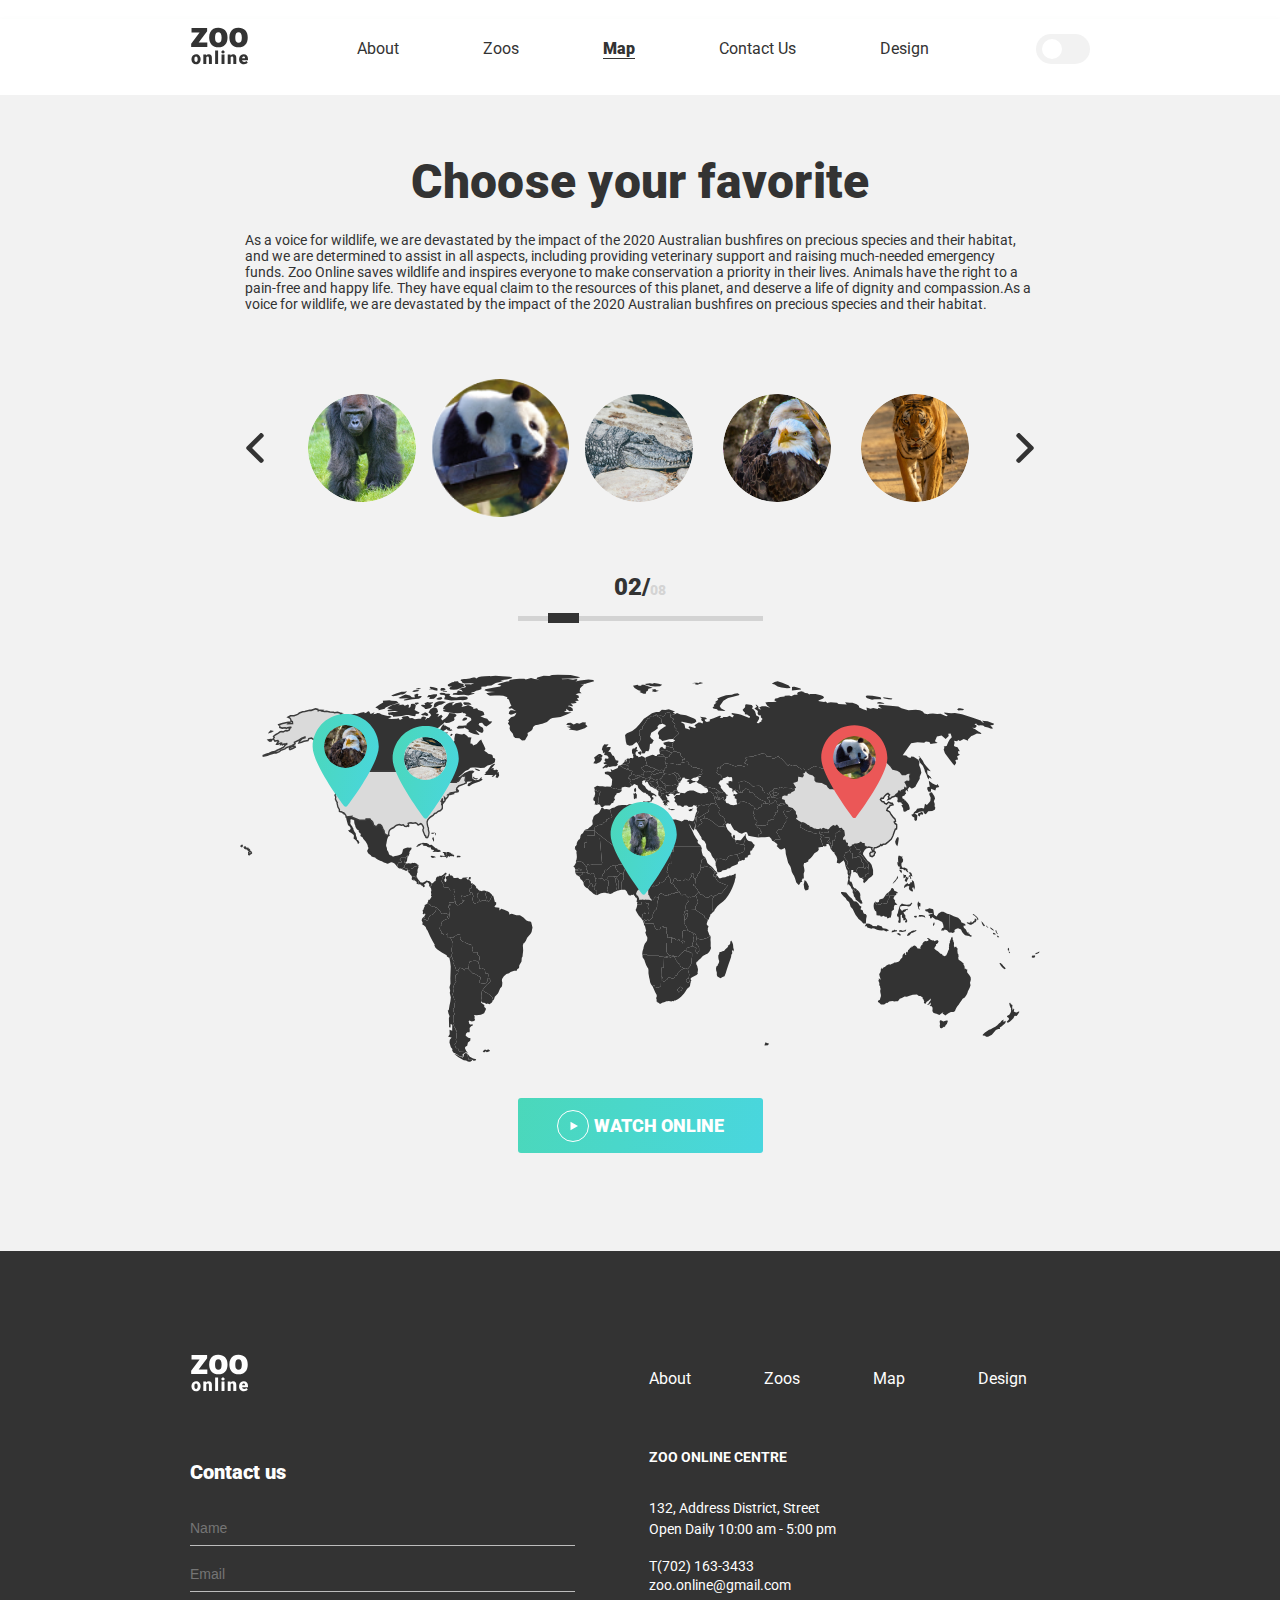
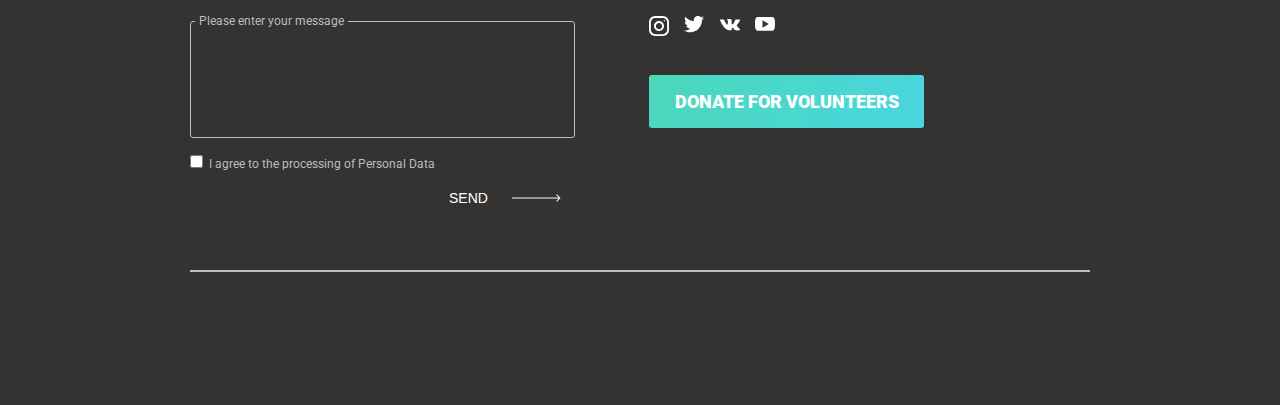
<file: pages/map/map.html>
<!DOCTYPE html>
<html lang="en">

<head>
    <meta charset="UTF-8">
    <meta http-equiv="X-UA-Compatible" content="IE=edge">
    <meta name="viewport" content="width=device-width, initial-scale=1.0">
    <link rel="preconnect" href="https://fonts.gstatic.com" />
    <link href="https://fonts.googleapis.com/css2?family=Roboto&display=swap" rel="stylesheet" />
    <link href="https://fonts.googleapis.com/css2?family=Roboto:wght@900&display=swap" rel="stylesheet">
    <link rel="stylesheet" href="map.css">
    <title>Online-zoo</title>
</head>

<body>
    <header class="header">
        <div class="container">
            <div class="header-inner">
                <h1 class="visually-hidden">Online Zoo</h1>
                <a href="../../index.html">
                    <img class="header__logo" src="../../assets/icons/logo-black.svg" alt="">
                </a>
                <div class="header__burger">
                    <span></span>
                </div>
                <nav class="header__nav">
                    <ul class="header__list">
                        <li class="nav__item">
                            <a class="nav__link" href="../../index.html">About</a>
                        </li>
                        <li class="nav__item">
                            <a class="nav__link" href="../zoos/panda/panda.html#live_broadcast">Zoos</a>
                        </li>
                        <li class="nav__item">
                            <a class="nav__link nav__link_active" href="map.html">Map</a>
                        </li>
                        <li class="nav__item">
                            <a class="nav__link" href="#contacts">Contact Us</a>
                        </li>
                        <li class="nav__item">
                            <a class="nav__link" href="https://www.figma.com/file/HKt5Nlx0jghQtJp6jW9q8F/zooApp?node-id=0%3A1">Design</a>
                        </li>
                    </ul>
                </nav>
                <div class="header__toggle">
                    <div class="toggle__bg">
                        <div class="toggle__dot"></div>
                    </div>
                </div>
            </div>
        </div>
    </header>
    <main class="main">
        <section class="map">
            <div class="main-container">
                <h3 class="map__title">Choose your favorite</h3>
                <p class="map__text">As a voice for wildlife, we are devastated by the impact of the 2020 Australian bushfires on precious species and their habitat, and we are determined to assist in all aspects, including providing veterinary support and raising much-needed
                    emergency funds. Zoo Online saves wildlife and inspires everyone to make conservation a priority in their lives. Animals have the right to a pain-free and happy life. They have equal claim to the resources of this planet, and deserve
                    a life of dignity and compassion.As a voice for wildlife, we are devastated by the impact of the 2020 Australian bushfires on precious species and their habitat.</p>
                <div class="slider__container">
                    <div class="slider">
                        <img class="slider__arrow prev-prev" src="../../assets/icons/prev-arrow-black.svg" alt="">
                        <div class="gallery">
                            <div class="gallery__inner">
                                <img class="gallery__img" src="../../assets/images/map-gorilla.png" name="gorilla" alt="gorilla">
                                <img class="gallery__img gallery__img_active" src="../../assets/images/map-panda.png" name="panda" alt="panda">
                                <img class="gallery__img" src="../../assets/images/map-alligator.png" name="alligator" alt="alligator">
                                <img class="gallery__img" src="../../assets/images/map-bird.png" name="eagle" alt="bird">
                                <img class="gallery__img" src="../../assets/images/map-tiger.png" name="tiger" alt="tiger">
                                <img class="gallery__img" src="../../assets/images/map-elephant.png" name="elephant" alt="elephant">
                                <img class="gallery__img" src="../../assets/images/map-lion.png" name="lion" alt="lion">
                                <img class="gallery__img" src="../../assets/images/map-zebra.png" name="zebra" alt="zebra">
                            </div>
                        </div>
                        <img class="slider__arrow next-next" src="../..//assets/icons/next-arrow-black.svg" alt="">
                    </div>
                    <form class="form_range main__form_range">
                        <label>
                            <span class="label__text label__text_active">02/</span><span class="label__text">08</span> <br />
                            <input class="range pets_range" type="range" min="0" max="7" value="1" />
                        </label>
                    </form>
                </div>
                <div class="map__container">
                    <div class="map__pin-container map__pin-container__eagle">
                        <a href="../zoos/eagle/eagle.html" class="pin-link">
                            <div class="pin__form" id="eagle">
                                <div class="pin__img pin__img-eagle"></div>
                            </div>
                            <div class="map-tooltip">
                                <div class="map-tooltip__img map-tooltip__img-eagle"></div>
                                <div class="map-tooltip__description">
                                    <h4 class="map-tooltip__title">West End Bald Eagle</h4>
                                    <p class="map-tooltip__text">
                                        <b>Region:</b> on an island near Los Angeles
                                    </p>
                                    <p class="map-tooltip__text">
                                        <b>Population:</b> more than 270 pairs in 2013
                                    </p>
                                </div>
                            </div>
                        </a>
                    </div>
                    <div class="map__pin-container map__pin-container__alligator">
                        <a href="../zoos/alligator/alligator.html" class="pin-link">
                            <div class="pin__form" id="alligator">
                                <div class="pin__img pin__img-alligator"></div>
                            </div>
                            <div class="map-tooltip">
                                <div class="map-tooltip__img map-tooltip__img-alligator"></div>
                                <div class="map-tooltip__description">
                                    <h4 class="map-tooltip__title">Alligator</h4>
                                    <p class="map-tooltip__text">
                                        <b>Region:</b> on an island near Los Angeles
                                    </p>
                                    <p class="map-tooltip__text">
                                        <b>Population:</b> Roughly 1.25 million
                                    </p>
                                </div>
                            </div>
                        </a>
                    </div>
                    <div class="map__pin-container map__pin-container__gorilla">
                        <a href="../zoos/gorilla/gorilla.html" class="pin-link">
                            <div class="pin__form" id="gorilla">
                                <div class="pin__img pin__img-gorilla"></div>
                            </div>
                            <div class="map-tooltip">
                                <div class="map-tooltip__img map-tooltip__img-gorilla"></div>
                                <div class="map-tooltip__description">
                                    <h4 class="map-tooltip__title">GRACE Gorilla</h4>
                                    <p class="map-tooltip__text">
                                        <b>Region:</b> on an island near Los Angeles
                                    </p>
                                    <p class="map-tooltip__text">
                                        <b>Population:</b> Over 100,000 western lowland gorillas
                                    </p>
                                </div>
                            </div>
                        </a>
                    </div>
                    <div class="map__pin-container map__pin-container__panda">
                        <a href="../zoos/panda/panda.html" class="pin-link">
                            <div class="pin__form pin__form-active" id="panda">
                                <div class="pin__img pin__img-panda"></div>
                            </div>
                            <div class="map-tooltip ">
                                <div class="map-tooltip__img map-tooltip__img-panda"></div>
                                <div class="map-tooltip__description ">
                                    <h4 class="map-tooltip__title ">Panda</h4>
                                    <p class="map-tooltip__text">
                                        <b>Region:</b> Temperate forests high in the mountains of southwest China
                                    </p>
                                    <p class="map-tooltip__text">
                                        <b>Population:</b> About 1,590 individuals
                                    </p>
                                </div>
                            </div>
                        </a>
                    </div>
                </div>
                <form class="map__form" action="../zoos/panda/panda.html#live_broadcast" target="_blank">
                    <button class="first-screen__btn map__btn btn">
                     <img src="../../assets/icons/play.svg" alt="" />
                     <span>watch online</span>
                    </button>
                </form>
            </div>
        </section>
    </main>
    <footer class="footer">
        <div class="container">
            <div class="footer__main">
                <div class="footer__container">
                    <div class="footer__callback">
                        <a class="footer__logo" href="../../index.html"><img src="../../assets/icons/logo-white.svg" alt=""></a>
                        <h4 class="callback__title" id="contacts">Contact us</h4>
                        <form class="footer__form">
                            <input class="footer__input" type="text" name="" id="" placeholder="Name" required> <br>
                            <input class="footer__input" type="email" name="" id="" placeholder="Email" required> <br>
                            <fieldset>
                                <legend class="input__text">Please enter your message</legend>
                                <textarea name="" id="" cols="" rows="6" maxlength="280" required></textarea>
                            </fieldset>
                            <input type="checkbox" name="" id="" required>
                            <label class="input__text label__input_checkbox" for="">I agree to the processing of Personal Data</label>
                            <button class="form__btn" type="submit">
                                <p class="footer__text">send</p>
                                <svg width="49" height="8" viewBox="0 0 49 8" fill="none" xmlns="http://www.w3.org/2000/svg">
                                    <path d="M48.3536 4.35355C48.5488 4.15829 48.5488 3.84171 48.3536 3.64645L45.1716 0.464466C44.9763 0.269204 44.6597 0.269204 44.4645 0.464466C44.2692 0.659728 44.2692 0.976311 44.4645 1.17157L47.2929 4L44.4645 6.82843C44.2692 7.02369 44.2692 7.34027 44.4645 7.53553C44.6597 7.7308 44.9763 7.7308 45.1716 7.53553L48.3536 4.35355ZM0 4.5L48 4.5V3.5L0 3.5L0 4.5Z" fill="#FEFEFE"/>
                                </svg>        
                            </button>
                        </form>
                    </div>
                    <div class="footer__contacts">
                        <div class="footer__address">
                            <nav class="footer__nav">
                                <ul class="footer__list">
                                    <li class="footer__list-item">
                                        <a class="item__link" href="../../index.html">About</a>
                                    </li>
                                    <li class="footer__list-item">
                                        <a class="item__link" href="../zoos/panda/panda.html#live_broadcast">Zoos</a>
                                    </li>
                                    <li class="footer__list-item">
                                        <a class="item__link" href="map.html">Map</a>
                                    </li>
                                    <li class="footer__list-item">
                                        <a class="item__link" href="https://www.figma.com/file/HKt5Nlx0jghQtJp6jW9q8F/zooApp?node-id=0%3A1">Design</a>
                                    </li>
                                </ul>
                            </nav>
                            <p class="footer__text contacts__subtitle">ZOO Online Centre</p>
                            <p class="footer__text contacts__text">132, Address District, Street</p>
                            <p class="footer__text contacts__text contacts__open">Open Daily 10:00 am - 5:00 pm</p>
                            <address>
                                <a href="tel:(702) 163-3433">T(702) 163-3433</a> <br>
                                <a href="mailto:zoo.online@gmail.com">zoo.online@gmail.com</a>
                            </address>
                            <ul class="footer__social-list">
                                <li class="social__item">
                                    <a href="https://www.instagram.com/" class="social__link"><img src="../../assets/icons/instagram.svg" alt=""></a>
                                </li>
                                <li class="social__item">
                                    <a href="https://twitter.com/" class="social__link"><img src="../../assets/icons/twitter.svg" alt=""></a>
                                </li>
                                <li class="social__item">
                                    <a href="https://vk.com/" class="social__link"><img src="../../assets/icons/vk.svg" alt=""></a>
                                </li>
                                <li class="social__item">
                                    <a href="https://youtube.com/" class="social__link"><img src="../../assets/icons/youtube.svg" alt=""></a>
                                </li>
                            </ul>
                        </div>
                        <button class="btn footer__btn">donate for volunteers</button>
                    </div>
                </div>
                <hr>
                <div class="copyrights">
                    <p class="copyrights__text">©Noora Sagnayeva</p>
                    <p class="copyrights__text">©RSSchool and ©Yem Digital - 2021</p>
                </div>
            </div>
        </div>
    </footer>
    <script src="./map.js"></script>
</body>

</html>
</file>
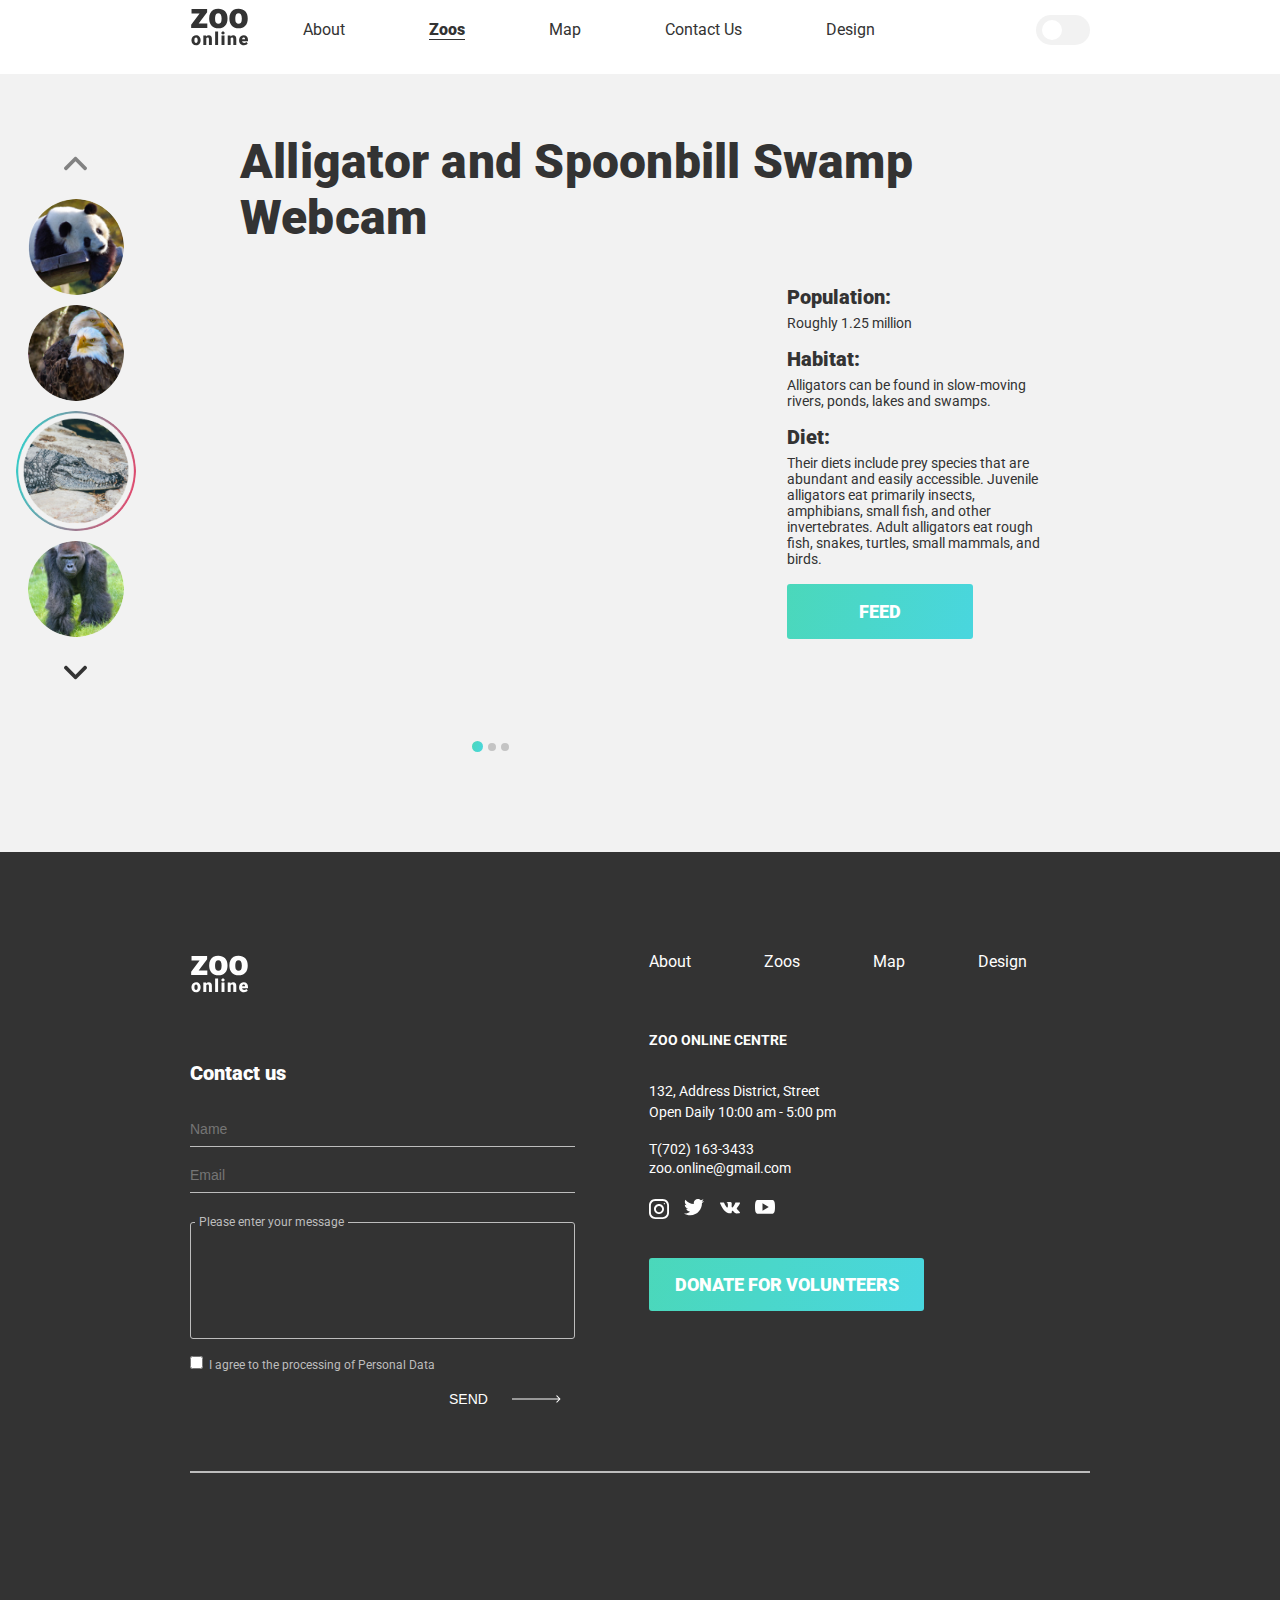
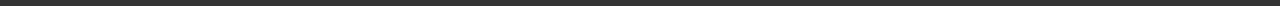
<file: pages/zoos/alligator/alligator.html>
<!DOCTYPE html>
<html lang="en">

<head>
    <meta charset="UTF-8">
    <meta http-equiv="X-UA-Compatible" content="IE=edge">
    <meta name="viewport" content="width=device-width, initial-scale=1.0">
    <link rel="preconnect" href="https://fonts.gstatic.com" />
    <link href="https://fonts.googleapis.com/css2?family=Roboto&display=swap" rel="stylesheet" />
    <link href="https://fonts.googleapis.com/css2?family=Roboto:wght@900&display=swap" rel="stylesheet">
    <link rel="stylesheet" href="alligator.css">
    <title>Online-zoo</title>
</head>

<body>
    <header class="header">
        <div class="container">
            <div class="header-inner">
                <h1 class="visually-hidden">Online Zoo</h1>
                <a href="../../../index.html">
                    <img class="header__logo" src="../../../assets/icons/logo-black.svg" alt="">
                </a>
                <div class="header__burger">
                    <span></span>
                </div>
                <nav class="header__nav">
                    <ul class="header__list">
                        <li class="nav__item">
                            <a class="nav__link" href="../../../index.html">About</a>
                        </li>
                        <li class="nav__item">
                            <a class="nav__link nav__link_active" href="#">Zoos</a>
                        </li>
                        <li class="nav__item">
                            <a class="nav__link" href="../../map/map.html">Map</a>
                        </li>
                        <li class="nav__item">
                            <a class="nav__link" href="#contacts">Contact Us</a>
                        </li>
                        <li class="nav__item">
                            <a class="nav__link" href="https://www.figma.com/file/HKt5Nlx0jghQtJp6jW9q8F/zooApp?node-id=0%3A1">Design</a>
                        </li>
                    </ul>
                </nav>
                <div class="header__toggle">
                    <div class="toggle__bg">
                        <div class="toggle__dot"></div>
                    </div>
                </div>
            </div>
        </div>
    </header>
    <main class="main">
        <aside class="aside">
            <div class="slider">
                <img class="slider__arrow" src="../../../assets/icons/prev-arrow-gray.svg" alt="">
                <div class="gallery">
                    <a href="../panda/panda.html" class="">
                        <img class="gallery__img" src="../../../assets/images/map-panda.png" alt="panda" width="108" height="108">
                    </a>
                    <a href="../eagle/eagle.html" class="">
                        <img class="gallery__img" src="../../../assets/images/map-bird.png" alt="bird">
                    </a>
                    <a href="../alligator/alligator.html" class="">
                        <img class="gallery__img gallery__img_active" src="../../../assets/images/alligator-active.png" alt="alligator">
                    </a>
                    <a href="../gorilla/gorilla.html" class="">
                        <img class="gallery__img" src="../../../assets/images/map-gorilla.png" alt="gorilla">
                    </a>
                </div>
                <img class="slider__arrow" src="../../../assets/icons/next-arrow-black.svg" alt="">
            </div>
        </aside>
        <section class="zoo">
            <div class="main-container">
                <h3 class="zoo__title" id="live_broadcast">Alligator and Spoonbill Swamp Webcam</h3>
                <div class="zoo__container">
                    <div class="zoo__video">
                        <iframe class="main-video" width="790" height="442" src="https://www.youtube.com/embed/EnxRJii_dp8" title="YouTube video player" frameborder="0" allow="accelerometer; autoplay; clipboard-write; encrypted-media; gyroscope; picture-in-picture" allowfullscreen></iframe>
                        <div class="preview">
                            <div class="iframe__wrapper">
                                <iframe class="video" width="246px" height="138px" src="https://www.youtube.com/embed/RdrTqJY4siY" title="YouTube video player" frameborder="0" allow="accelerometer; autoplay; clipboard-write; encrypted-media; gyroscope; picture-in-picture" allowfullscreen>
                                </iframe>
                                <div class="nonclick"></div>
                            </div>
                            <div class="iframe__wrapper">
                                <iframe class="video" width="246px" height="138px" src="https://www.youtube.com/embed/vNDXzxJNfMU" title="YouTube video player" frameborder="0" allow="accelerometer; autoplay; clipboard-write; encrypted-media; gyroscope; picture-in-picture" allowfullscreen>
                                </iframe>
                                <div class="nonclick"></div>

                            </div>
                            <div class="iframe__wrapper">
                                <iframe class="video" width="246px" height="138px" src="https://www.youtube.com/embed/X5Im4mMFK4A" title="YouTube video player" frameborder="0" allow="accelerometer; autoplay; clipboard-write; encrypted-media; gyroscope; picture-in-picture" allowfullscreen>
                                </iframe>
                                <div class="nonclick"></div>
                            </div>
                            <div class="iframe__wrapper">
                                <iframe class="video" width="246px" height="138px" src="https://www.youtube.com/embed/Kz52DfoeNlM" title="YouTube video player" frameborder="0" allow="accelerometer; autoplay; clipboard-write; encrypted-media; gyroscope; picture-in-picture" allowfullscreen>
                                </iframe>
                                <div class="nonclick"></div>
                            </div>
                            <div class="iframe__wrapper">
                                <iframe class="video" width="246px" height="138px" src="https://www.youtube.com/embed/MiK-4jp5B94" title="YouTube video player" frameborder="0" allow="accelerometer; autoplay; clipboard-write; encrypted-media; gyroscope; picture-in-picture" allowfullscreen>
                                </iframe>
                                <div class="nonclick"></div>
                            </div>
                            <div class="iframe__wrapper">
                                <iframe class="video" width="246px" height="138px" src="https://www.youtube.com/embed/OObOQ2GElhA" title="YouTube video player" frameborder="0" allow="accelerometer; autoplay; clipboard-write; encrypted-media; gyroscope; picture-in-picture" allowfullscreen>
                                </iframe>
                                <div class="nonclick"></div>
                            </div>
                            <div class="iframe__wrapper">
                                <iframe class="video" width="246px" height="138px" src="https://www.youtube.com/embed/Kz52DfoeNlM" title="YouTube video player" frameborder="0" allow="accelerometer; autoplay; clipboard-write; encrypted-media; gyroscope; picture-in-picture" allowfullscreen>
                                </iframe>
                                <div class="nonclick"></div>
                            </div>
                        </div>
                        <div class="preview__btns">
                            <button class="preview__btn preview__btn_active"></button>
                            <button class="preview__btn"></button>
                            <button class="preview__btn"></button>
                        </div>
                    </div>
                    <div class="zoo__description">
                        <h4 class="description__title">Population:</h4>
                        <p class="description__text">Roughly 1.25 million</p>
                        <h4 class="description__title">Habitat:</h4>
                        <p class="description__text">Alligators can be found in slow-moving rivers, ponds, lakes and swamps.</p>
                        <h4 class="description__title">Diet:</h4>
                        <p class="description__text">Their diets include prey species that are abundant and easily accessible. Juvenile alligators eat primarily insects, amphibians, small fish, and other invertebrates. Adult alligators eat rough fish, snakes, turtles, small mammals,
                            and birds.</p>
                        <button class="btn zoo__btn">fEEd</button>
                    </div>
                </div>
            </div>
        </section>
    </main>
    <footer class="footer">
        <div class="container">
            <div class="footer__main">
                <div class="footer__container">
                    <div class="footer__callback">
                        <a class="footer__logo" href="../../../index.html"><img src="../../../assets/icons/logo-white.svg" alt=""></a>
                        <h4 class="callback__title" id="contacts">Contact us</h4>
                        <form class="footer__form">
                            <input class="footer__input" type="text" name="" id="" placeholder="Name" required> <br>
                            <input class="footer__input" type="email" name="" id="" placeholder="Email" required> <br>
                            <fieldset>
                                <legend class="input__text">Please enter your message</legend>
                                <textarea name="" id="" cols="" rows="6" maxlength="280" required></textarea>
                            </fieldset>
                            <input type="checkbox" name="" id="" required>
                            <label class="input__text label__input_checkbox" for="">I agree to the processing of Personal Data</label>
                            <button class="form__btn" type="submit">
                                <p class="footer__text">send</p>
                                <svg width="49" height="8" viewBox="0 0 49 8" fill="none" xmlns="http://www.w3.org/2000/svg">
                                    <path d="M48.3536 4.35355C48.5488 4.15829 48.5488 3.84171 48.3536 3.64645L45.1716 0.464466C44.9763 0.269204 44.6597 0.269204 44.4645 0.464466C44.2692 0.659728 44.2692 0.976311 44.4645 1.17157L47.2929 4L44.4645 6.82843C44.2692 7.02369 44.2692 7.34027 44.4645 7.53553C44.6597 7.7308 44.9763 7.7308 45.1716 7.53553L48.3536 4.35355ZM0 4.5L48 4.5V3.5L0 3.5L0 4.5Z" fill="#FEFEFE"/>
                                </svg>        
                            </button>
                        </form>
                    </div>
                    <div class="footer__contacts">
                        <div class="footer__address">
                            <nav class="foooter__nav">
                                <ul class="footer__list">
                                    <li class="footer__list-item">
                                        <a class="item__link" href="alligator.html">About</a>
                                    </li>
                                    <li class="footer__list-item">
                                        <a class="item__link" href="#live_broadcast">Zoos</a>
                                    </li>
                                    <li class="footer__list-item">
                                        <a class="item__link" href="../../map/map.html">Map</a>
                                    </li>
                                    <li class="footer__list-item">
                                        <a class="item__link" href="https://www.figma.com/file/HKt5Nlx0jghQtJp6jW9q8F/zooApp?node-id=0%3A1">Design</a>
                                    </li>
                                </ul>
                            </nav>
                            <p class="footer__text contacts__subtitle">ZOO Online Centre</p>
                            <p class="footer__text contacts__text">132, Address District, Street</p>
                            <p class="footer__text contacts__text contacts__open">Open Daily 10:00 am - 5:00 pm</p>
                            <address>
                                <a href="tel:(702) 163-3433">T(702) 163-3433</a> <br>
                                <a href="mailto:zoo.online@gmail.com">zoo.online@gmail.com</a>
                            </address>
                            <ul class="footer__social-list">
                                <li class="social__item">
                                    <a href="https://www.instagram.com/" class="social__link"><img src="../../../assets/icons/instagram.svg" alt=""></a>
                                </li>
                                <li class="social__item">
                                    <a href="https://twitter.com/" class="social__link"><img src="../../../assets/icons/twitter.svg" alt=""></a>
                                </li>
                                <li class="social__item">
                                    <a href="https://vk.com/" class="social__link"><img src="../../../assets/icons/vk.svg" alt=""></a>
                                </li>
                                <li class="social__item">
                                    <a href="https://youtube.com/" class="social__link"><img src="../../../assets/icons/youtube.svg" alt=""></a>
                                </li>
                            </ul>
                        </div>
                        <button class="btn footer__btn">donate for volunteers</button>
                    </div>
                </div>
                <hr>
                <div class="copyrights">
                    <p class="copyrights__text">©Noora Sagnayeva</p>
                    <p class="copyrights__text">©RSSchool and ©Yem Digital - 2021</p>
                </div>
            </div>
        </div>
    </footer>
    <script src="../zoo.js"></script>
</body>

</html>
</file>
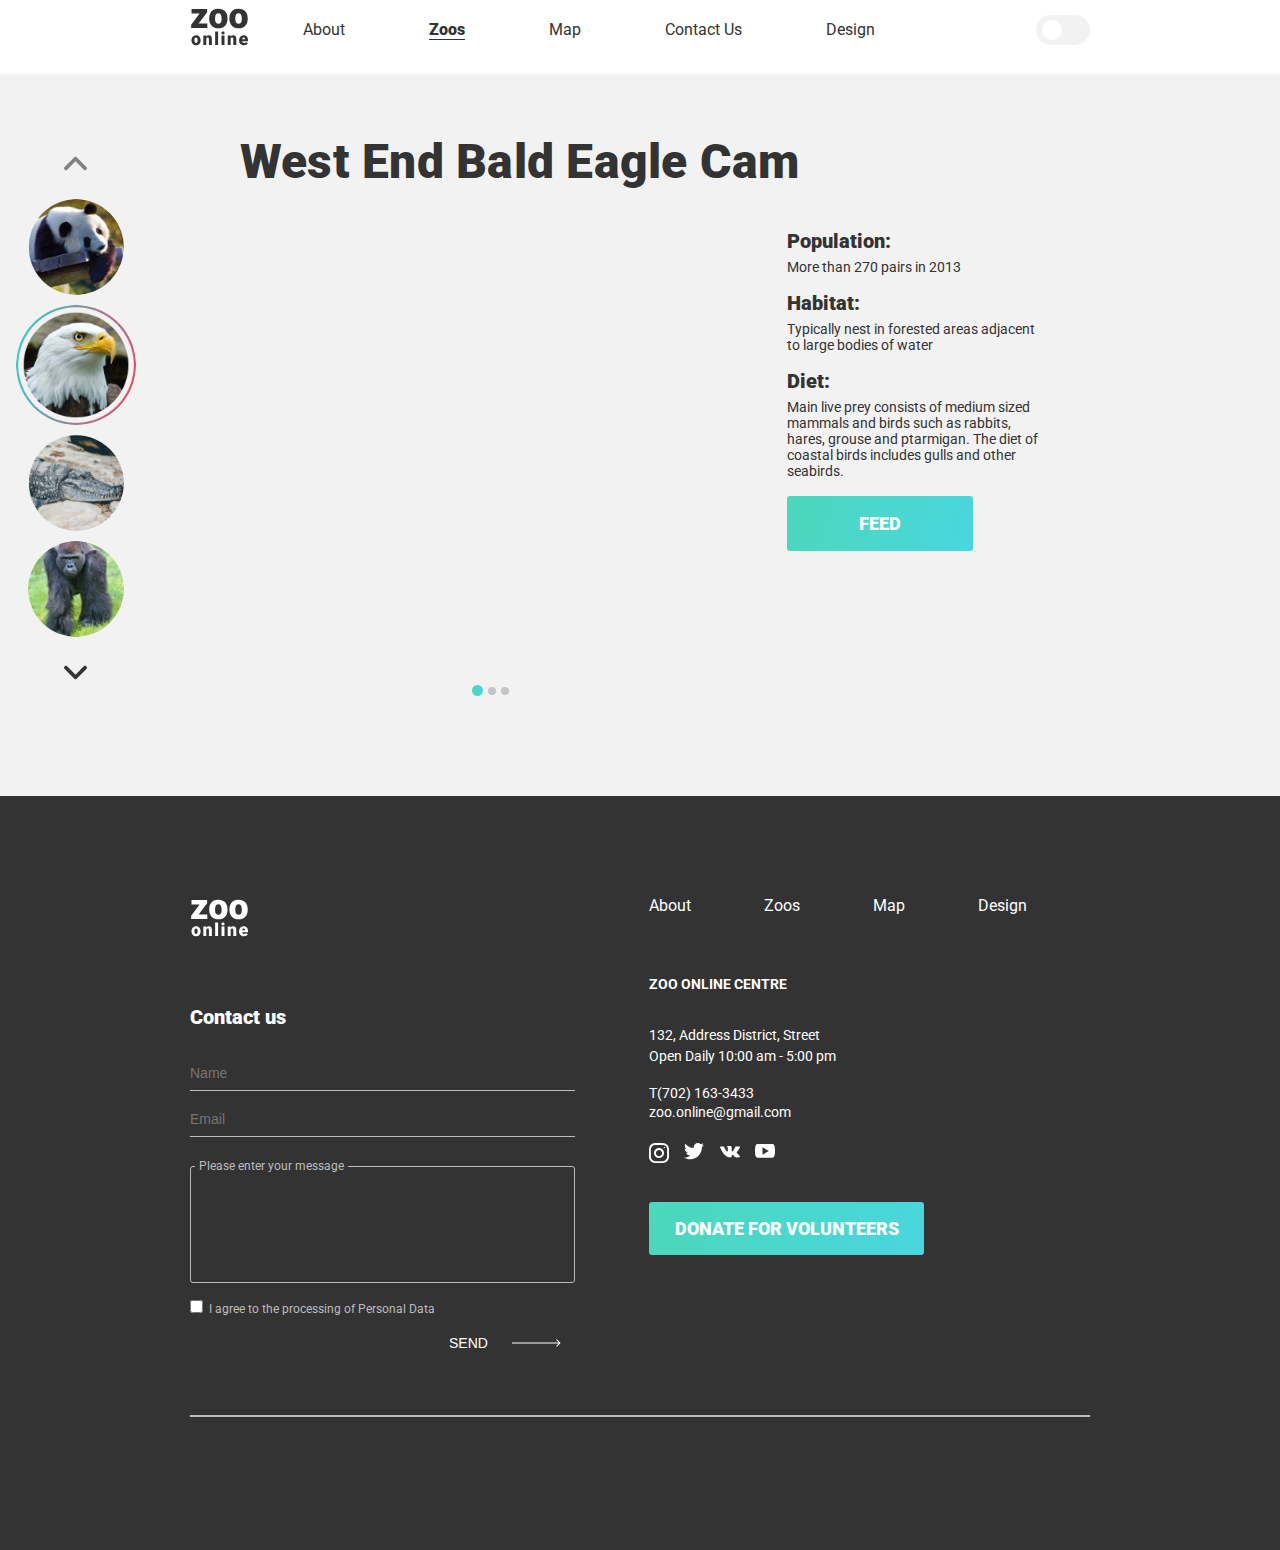
<file: pages/zoos/eagle/eagle.html>
<!DOCTYPE html>
<html lang="en">

<head>
    <meta charset="UTF-8">
    <meta http-equiv="X-UA-Compatible" content="IE=edge">
    <meta name="viewport" content="width=device-width, initial-scale=1.0">
    <link rel="preconnect" href="https://fonts.gstatic.com" />
    <link href="https://fonts.googleapis.com/css2?family=Roboto&display=swap" rel="stylesheet" />
    <link href="https://fonts.googleapis.com/css2?family=Roboto:wght@900&display=swap" rel="stylesheet">
    <link rel="stylesheet" href="eagle.css">
    <title>Online-zoo</title>
</head>

<body>
    <header class="header">
        <div class="container">
            <div class="header-inner">
                <h1 class="visually-hidden">Online Zoo</h1>
                <a href="../../../index.html">
                    <img class="header__logo" src="../../../assets/icons/logo-black.svg" alt="">
                </a>
                <div class="header__burger">
                    <span></span>
                </div>
                <nav class="header__nav">
                    <ul class="header__list">
                        <li class="nav__item">
                            <a class="nav__link" href="../../../index.html">About</a>
                        </li>
                        <li class="nav__item">
                            <a class="nav__link nav__link_active" href="#">Zoos</a>
                        </li>
                        <li class="nav__item">
                            <a class="nav__link" href="../../map/map.html">Map</a>
                        </li>
                        <li class="nav__item">
                            <a class="nav__link" href="#contacts">Contact Us</a>
                        </li>
                        <li class="nav__item">
                            <a class="nav__link" href="https://www.figma.com/file/HKt5Nlx0jghQtJp6jW9q8F/zooApp?node-id=0%3A1">Design</a>
                        </li>
                    </ul>
                </nav>
                <div class="header__toggle">
                    <div class="toggle__bg">
                        <div class="toggle__dot"></div>
                    </div>
                </div>
            </div>
        </div>
    </header>
    <main class="main">
        <aside class="aside">
            <div class="slider">
                <img class="slider__arrow" src="../../../assets/icons/prev-arrow-gray.svg" alt="">
                <div class="gallery">
                    <a href="../panda/panda.html" class="">
                        <img class="gallery__img" src="../../../assets/images/map-panda.png" alt="panda" width="108" height="108">
                    </a>
                    <a href="../eagle/eagle.html" class="">
                        <img class="gallery__img gallery__img_active" src="../../../assets/images/eagle-active.png" alt="bird">
                    </a>
                    <a href="../alligator/alligator.html" class="">
                        <img class="gallery__img" src="../../../assets/images/map-alligator.png" alt="alligator">
                    </a>
                    <a href="../gorilla/gorilla.html" class="">
                        <img class="gallery__img" src="../../../assets/images/map-gorilla.png" alt="gorilla">
                    </a>
                </div>
                <img class="slider__arrow" src="../../../assets/icons/next-arrow-black.svg" alt="">
            </div>
        </aside>
        <section class="zoo">
            <div class="main-container">
                <h3 class="zoo__title" id="live_broadcast">West End Bald Eagle Cam</h3>
                <div class="zoo__container">
                    <div class="zoo__video">
                        <iframe class="main-video" width="790" height="442" src="https://www.youtube.com/embed/7utMaDb1W08" title="YouTube video player" frameborder="0" allow="accelerometer; autoplay; clipboard-write; encrypted-media; gyroscope; picture-in-picture" allowfullscreen></iframe>
                        <div class="preview">
                            <div class="iframe__wrapper">
                                <iframe class="video" width="246px" height="138px" src="https://www.youtube.com/embed/pcJlK9RmPuI" title="YouTube video player" frameborder="0" allow="accelerometer; autoplay; clipboard-write; encrypted-media; gyroscope; picture-in-picture" allowfullscreen>
                                </iframe>
                                <div class="nonclick"></div>
                            </div>
                            <div class="iframe__wrapper">
                                <iframe class="video" width="246px" height="138px" src="https://www.youtube.com/embed/ZiRr57HU5w8" title="YouTube video player" frameborder="0" allow="accelerometer; autoplay; clipboard-write; encrypted-media; gyroscope; picture-in-picture" allowfullscreen>
                                </iframe>
                                <div class="nonclick"></div>

                            </div>
                            <div class="iframe__wrapper">
                                <iframe class="video" width="246px" height="138px" src="https://www.youtube.com/embed/MmVP0dIgG6Y" title="YouTube video player" frameborder="0" allow="accelerometer; autoplay; clipboard-write; encrypted-media; gyroscope; picture-in-picture" allowfullscreen>
                                </iframe>
                                <div class="nonclick"></div>
                            </div>
                            <div class="iframe__wrapper">
                                <iframe class="video" width="246px" height="138px" src="https://www.youtube.com/embed/Kz52DfoeNlM" title="YouTube video player" frameborder="0" allow="accelerometer; autoplay; clipboard-write; encrypted-media; gyroscope; picture-in-picture" allowfullscreen>
                                </iframe>
                                <div class="nonclick"></div>
                            </div>
                            <div class="iframe__wrapper">
                                <iframe class="video" width="246px" height="138px" src="https://www.youtube.com/embed/MiK-4jp5B94" title="YouTube video player" frameborder="0" allow="accelerometer; autoplay; clipboard-write; encrypted-media; gyroscope; picture-in-picture" allowfullscreen>
                                </iframe>
                                <div class="nonclick"></div>
                            </div>
                            <div class="iframe__wrapper">
                                <iframe class="video" width="246px" height="138px" src="https://www.youtube.com/embed/OObOQ2GElhA" title="YouTube video player" frameborder="0" allow="accelerometer; autoplay; clipboard-write; encrypted-media; gyroscope; picture-in-picture" allowfullscreen>
                                </iframe>
                                <div class="nonclick"></div>
                            </div>
                            <div class="iframe__wrapper">
                                <iframe class="video" width="246px" height="138px" src="https://www.youtube.com/embed/Kz52DfoeNlM" title="YouTube video player" frameborder="0" allow="accelerometer; autoplay; clipboard-write; encrypted-media; gyroscope; picture-in-picture" allowfullscreen>
                                </iframe>
                                <div class="nonclick"></div>
                            </div>
                        </div>
                        <div class="preview__btns">
                            <button class="preview__btn preview__btn_active"></button>
                            <button class="preview__btn"></button>
                            <button class="preview__btn"></button>
                        </div>
                    </div>
                    <div class="zoo__description">
                        <h4 class="description__title">Population:</h4>
                        <p class="description__text">More than 270 pairs in 2013</p>
                        <h4 class="description__title">Habitat:</h4>
                        <p class="description__text">Typically nest in forested areas adjacent to large bodies of water</p>
                        <h4 class="description__title">Diet:</h4>
                        <p class="description__text">Main live prey consists of medium sized mammals and birds such as rabbits, hares, grouse and ptarmigan. The diet of coastal birds includes gulls and other seabirds.</p>
                        <button class="btn zoo__btn">fEEd</button>
                    </div>
                </div>
            </div>
        </section>
    </main>
    <footer class="footer">
        <div class="container">
            <div class="footer__main">
                <div class="footer__container">
                    <div class="footer__callback">
                        <a class="footer__logo" href="../../../index.html"><img src="../../../assets/icons/logo-white.svg" alt=""></a>
                        <h4 class="callback__title" id="contacts">Contact us</h4>
                        <form class="footer__form">
                            <input class="footer__input" type="text" name="" id="" placeholder="Name" required> <br>
                            <input class="footer__input" type="email" name="" id="" placeholder="Email" required> <br>
                            <fieldset>
                                <legend class="input__text">Please enter your message</legend>
                                <textarea name="" id="" cols="" rows="6" maxlength="280" required></textarea>
                            </fieldset>
                            <input type="checkbox" name="" id="" required>
                            <label class="input__text label__input_checkbox" for="">I agree to the processing of Personal Data</label>
                            <button class="form__btn" type="submit">
                                <p class="footer__text">send</p>
                                <svg width="49" height="8" viewBox="0 0 49 8" fill="none" xmlns="http://www.w3.org/2000/svg">
                                    <path d="M48.3536 4.35355C48.5488 4.15829 48.5488 3.84171 48.3536 3.64645L45.1716 0.464466C44.9763 0.269204 44.6597 0.269204 44.4645 0.464466C44.2692 0.659728 44.2692 0.976311 44.4645 1.17157L47.2929 4L44.4645 6.82843C44.2692 7.02369 44.2692 7.34027 44.4645 7.53553C44.6597 7.7308 44.9763 7.7308 45.1716 7.53553L48.3536 4.35355ZM0 4.5L48 4.5V3.5L0 3.5L0 4.5Z" fill="#FEFEFE"/>
                                </svg>        
                            </button>
                        </form>
                    </div>
                    <div class="footer__contacts">
                        <div class="footer__address">
                            <nav class="foooter__nav">
                                <ul class="footer__list">
                                    <li class="footer__list-item">
                                        <a class="item__link" href="alligator.html">About</a>
                                    </li>
                                    <li class="footer__list-item">
                                        <a class="item__link" href="#live_broadcast">Zoos</a>
                                    </li>
                                    <li class="footer__list-item">
                                        <a class="item__link" href="../../map/map.html">Map</a>
                                    </li>
                                    <li class="footer__list-item">
                                        <a class="item__link" href="https://www.figma.com/file/HKt5Nlx0jghQtJp6jW9q8F/zooApp?node-id=0%3A1">Design</a>
                                    </li>
                                </ul>
                            </nav>
                            <p class="footer__text contacts__subtitle">ZOO Online Centre</p>
                            <p class="footer__text contacts__text">132, Address District, Street</p>
                            <p class="footer__text contacts__text contacts__open">Open Daily 10:00 am - 5:00 pm</p>
                            <address>
                                <a href="tel:(702) 163-3433">T(702) 163-3433</a> <br>
                                <a href="mailto:zoo.online@gmail.com">zoo.online@gmail.com</a>
                            </address>
                            <ul class="footer__social-list">
                                <li class="social__item">
                                    <a href="https://www.instagram.com/" class="social__link"><img src="../../../assets/icons/instagram.svg" alt=""></a>
                                </li>
                                <li class="social__item">
                                    <a href="https://twitter.com/" class="social__link"><img src="../../../assets/icons/twitter.svg" alt=""></a>
                                </li>
                                <li class="social__item">
                                    <a href="https://vk.com/" class="social__link"><img src="../../../assets/icons/vk.svg" alt=""></a>
                                </li>
                                <li class="social__item">
                                    <a href="https://youtube.com/" class="social__link"><img src="../../../assets/icons/youtube.svg" alt=""></a>
                                </li>
                            </ul>
                        </div>
                        <button class="btn footer__btn">donate for volunteers</button>
                    </div>
                </div>
                <hr>
                <div class="copyrights">
                    <p class="copyrights__text">©Noora Sagnayeva</p>
                    <p class="copyrights__text">©RSSchool and ©Yem Digital - 2021</p>
                </div>
            </div>
        </div>
    </footer>
    <script src="../zoo.js"></script>
</body>

</html>
</file>
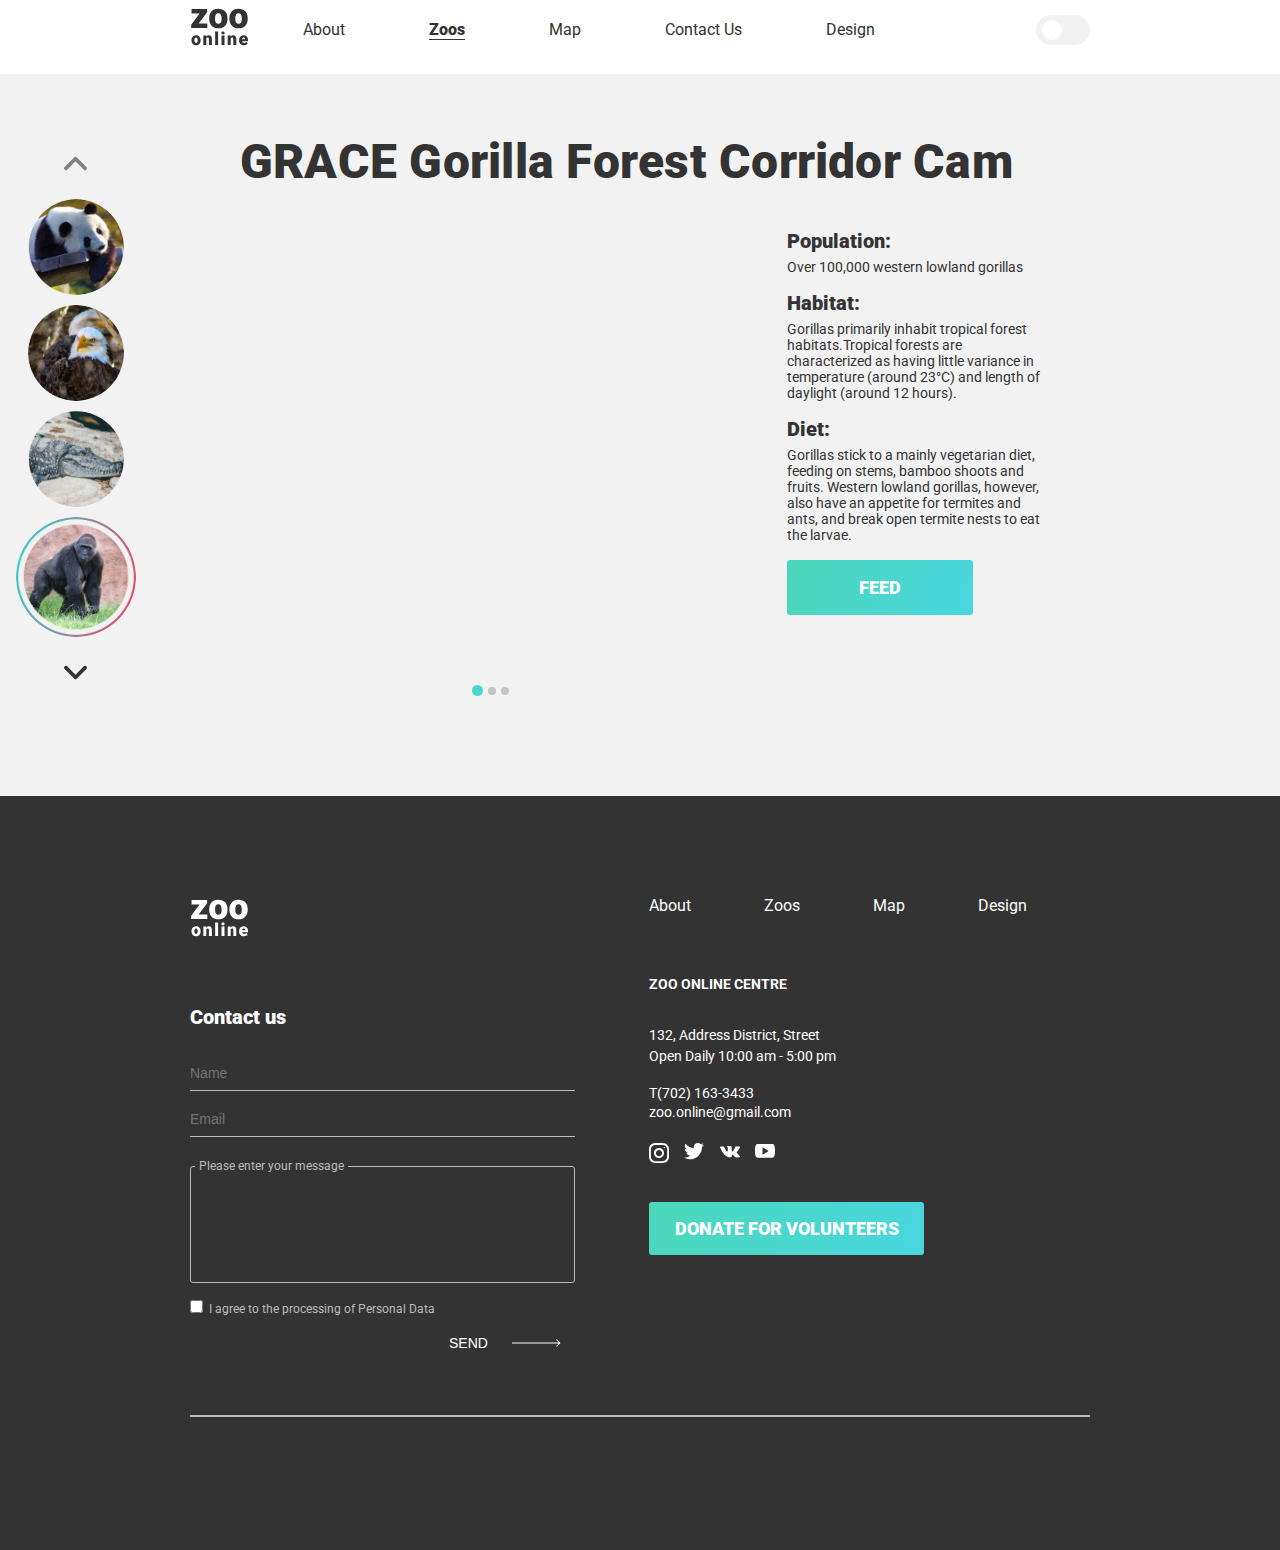
<file: pages/zoos/gorilla/gorilla.html>
<!DOCTYPE html>
<html lang="en">

<head>
    <meta charset="UTF-8">
    <meta http-equiv="X-UA-Compatible" content="IE=edge">
    <meta name="viewport" content="width=device-width, initial-scale=1.0">
    <link rel="preconnect" href="https://fonts.gstatic.com" />
    <link href="https://fonts.googleapis.com/css2?family=Roboto&display=swap" rel="stylesheet" />
    <link href="https://fonts.googleapis.com/css2?family=Roboto:wght@900&display=swap" rel="stylesheet">
    <link rel="stylesheet" href="gorilla.css">
    <title>Online-zoo</title>
</head>

<body>
    <header class="header">
        <div class="container">
            <div class="header-inner">
                <h1 class="visually-hidden">Online Zoo</h1>
                <a href="../../../index.html"><img class="header__logo" src="../../../assets/icons/logo-black.svg" alt=""></a>
                <div class="header__burger">
                    <span></span>
                </div>
                <nav class="header__nav">
                    <ul class="header__list">
                        <li class="nav__item">
                            <a class="nav__link" href="../../../index.html">About</a>
                        </li>
                        <li class="nav__item">
                            <a class="nav__link nav__link_active" href="#">Zoos</a>
                        </li>
                        <li class="nav__item">
                            <a class="nav__link" href="../../map/map.html">Map</a>
                        </li>
                        <li class="nav__item">
                            <a class="nav__link" href="#contacts">Contact Us</a>
                        </li>
                        <li class="nav__item">
                            <a class="nav__link" href="https://www.figma.com/file/HKt5Nlx0jghQtJp6jW9q8F/zooApp?node-id=0%3A1">Design</a>
                        </li>
                    </ul>
                </nav>
                <div class="header__toggle">
                    <div class="toggle__bg">
                        <div class="toggle__dot"></div>
                    </div>
                </div>
            </div>
        </div>
    </header>
    <main class="main">
        <aside class="aside">
            <div class="slider">
                <img class="slider__arrow" src="../../../assets/icons/prev-arrow-gray.svg" alt="">
                <div class="gallery">
                    <a href="../panda/panda.html" class="">
                        <img class="gallery__img" src="../../../assets/images/map-panda.png" alt="panda" width="108" height="108">
                    </a>
                    <a href="../eagle/eagle.html" class="">
                        <img class="gallery__img" src="../../../assets/images/map-bird.png" alt="bird">
                    </a>
                    <a href="../alligator/alligator.html" class="">
                        <img class="gallery__img" src="../../../assets/images/map-alligator.png" alt="alligator">
                    </a>
                    <a href="../gorilla/gorilla.html" class="">
                        <img class="gallery__img gallery__img_active" src="../../../assets/images/gorilla-active.png" alt="gorilla">
                    </a>
                </div>
                <img class="slider__arrow" src="../../../assets/icons/next-arrow-black.svg" alt="">
            </div>
        </aside>
        <section class="zoo">
            <div class="main-container">
                <h3 class="zoo__title" id="live_broadcast">GRACE Gorilla Forest Corridor Cam</h3>
                <div class="zoo__container">
                    <div class="zoo__video">
                        <iframe class="main-video" width="790" height="442" src="https://www.youtube.com/embed/rgXWDk7rh4w" title="YouTube video player" frameborder="0" allow="accelerometer; autoplay; clipboard-write; encrypted-media; gyroscope; picture-in-picture" allowfullscreen></iframe>
                        <div class="preview">
                            <div class="preview">
                                <div class="iframe__wrapper">
                                    <iframe class="video" width="246px" height="138px" src="https://www.youtube.com/embed/awPNvzBMT74" title="YouTube video player" frameborder="0" allow="accelerometer; autoplay; clipboard-write; encrypted-media; gyroscope; picture-in-picture" allowfullscreen>
                                    </iframe>
                                    <div class="nonclick"></div>
                                </div>
                                <div class="iframe__wrapper">
                                    <iframe class="video" width="246px" height="138px" src="https://www.youtube.com/embed/x2H7zcqjplc" title="YouTube video player" frameborder="0" allow="accelerometer; autoplay; clipboard-write; encrypted-media; gyroscope; picture-in-picture" allowfullscreen>
                                    </iframe>
                                    <div class="nonclick"></div>

                                </div>
                                <div class="iframe__wrapper">
                                    <iframe class="video" width="246px" height="138px" src="https://www.youtube.com/embed/6yB51vdkZAE" title="YouTube video player" frameborder="0" allow="accelerometer; autoplay; clipboard-write; encrypted-media; gyroscope; picture-in-picture" allowfullscreen>
                                    </iframe>
                                    <div class="nonclick"></div>
                                </div>
                                <div class="iframe__wrapper">
                                    <iframe class="video" width="246px" height="138px" src="https://www.youtube.com/embed/Kz52DfoeNlM" title="YouTube video player" frameborder="0" allow="accelerometer; autoplay; clipboard-write; encrypted-media; gyroscope; picture-in-picture" allowfullscreen>
                                    </iframe>
                                    <div class="nonclick"></div>
                                </div>
                                <div class="iframe__wrapper">
                                    <iframe class="video" width="246px" height="138px" src="https://www.youtube.com/embed/MiK-4jp5B94" title="YouTube video player" frameborder="0" allow="accelerometer; autoplay; clipboard-write; encrypted-media; gyroscope; picture-in-picture" allowfullscreen>
                                    </iframe>
                                    <div class="nonclick"></div>
                                </div>
                                <div class="iframe__wrapper">
                                    <iframe class="video" width="246px" height="138px" src="https://www.youtube.com/embed/OObOQ2GElhA" title="YouTube video player" frameborder="0" allow="accelerometer; autoplay; clipboard-write; encrypted-media; gyroscope; picture-in-picture" allowfullscreen>
                                    </iframe>
                                    <div class="nonclick"></div>
                                </div>
                                <div class="iframe__wrapper">
                                    <iframe class="video" width="246px" height="138px" src="https://www.youtube.com/embed/Kz52DfoeNlM" title="YouTube video player" frameborder="0" allow="accelerometer; autoplay; clipboard-write; encrypted-media; gyroscope; picture-in-picture" allowfullscreen>
                                    </iframe>
                                    <div class="nonclick"></div>
                                </div>
                            </div>
                        </div>
                        <div class="preview__btns">
                            <button class="preview__btn preview__btn_active"></button>
                            <button class="preview__btn"></button>
                            <button class="preview__btn"></button>
                        </div>
                    </div>
                    <div class="zoo__description">
                        <h4 class="description__title">Population:</h4>
                        <p class="description__text">Over 100,000 western lowland gorillas</p>
                        <h4 class="description__title">Habitat:</h4>
                        <p class="description__text">Gorillas primarily inhabit tropical forest habitats.Tropical forests are characterized as having little variance in temperature (around 23°C) and length of daylight (around 12 hours).</p>
                        <h4 class="description__title">Diet:</h4>
                        <p class="description__text">Gorillas stick to a mainly vegetarian diet, feeding on stems, bamboo shoots and fruits. Western lowland gorillas, however, also have an appetite for termites and ants, and break open termite nests to eat the larvae.</p>
                        <button class="btn zoo__btn">fEEd</button>
                    </div>
                </div>
            </div>
        </section>
    </main>
    <footer class="footer">
        <div class="container">
            <div class="footer__main">
                <div class="footer__container">
                    <div class="footer__callback">
                        <a class="footer__logo" href="../../../index.html"><img src="../../../assets/icons/logo-white.svg" alt=""></a>
                        <h4 class="callback__title" id="contacts">Contact us</h4>
                        <form class="footer__form">
                            <input class="footer__input" type="text" name="" id="" placeholder="Name" required> <br>
                            <input class="footer__input" type="email" name="" id="" placeholder="Email" required> <br>
                            <fieldset>
                                <legend class="input__text">Please enter your message</legend>
                                <textarea name="" id="" cols="" rows="6" maxlength="280" required></textarea>
                            </fieldset>
                            <input type="checkbox" name="" id="" required>
                            <label class="input__text label__input_checkbox" for="">I agree to the processing of Personal Data</label>
                            <button class="form__btn" type="submit">
                                <p class="footer__text">send</p>
                                <svg width="49" height="8" viewBox="0 0 49 8" fill="none" xmlns="http://www.w3.org/2000/svg">
                                    <path d="M48.3536 4.35355C48.5488 4.15829 48.5488 3.84171 48.3536 3.64645L45.1716 0.464466C44.9763 0.269204 44.6597 0.269204 44.4645 0.464466C44.2692 0.659728 44.2692 0.976311 44.4645 1.17157L47.2929 4L44.4645 6.82843C44.2692 7.02369 44.2692 7.34027 44.4645 7.53553C44.6597 7.7308 44.9763 7.7308 45.1716 7.53553L48.3536 4.35355ZM0 4.5L48 4.5V3.5L0 3.5L0 4.5Z" fill="#FEFEFE"/>
                                </svg>        
                            </button>
                        </form>
                    </div>
                    <div class="footer__contacts">
                        <div class="footer__address">
                            <nav class="foooter__nav">
                                <ul class="footer__list">
                                    <li class="footer__list-item">
                                        <a class="item__link" href="alligator.html">About</a>
                                    </li>
                                    <li class="footer__list-item">
                                        <a class="item__link" href="#live_broadcast">Zoos</a>
                                    </li>
                                    <li class="footer__list-item">
                                        <a class="item__link" href="../../map/map.html">Map</a>
                                    </li>
                                    <li class="footer__list-item">
                                        <a class="item__link" href="https://www.figma.com/file/HKt5Nlx0jghQtJp6jW9q8F/zooApp?node-id=0%3A1">Design</a>
                                    </li>
                                </ul>
                            </nav>
                            <p class="footer__text contacts__subtitle">ZOO Online Centre</p>
                            <p class="footer__text contacts__text">132, Address District, Street</p>
                            <p class="footer__text contacts__text contacts__open">Open Daily 10:00 am - 5:00 pm</p>
                            <address>
                                <a href="tel:(702) 163-3433">T(702) 163-3433</a> <br>
                                <a href="mailto:zoo.online@gmail.com">zoo.online@gmail.com</a>
                            </address>
                            <ul class="footer__social-list">
                                <li class="social__item">
                                    <a href="https://www.instagram.com/" class="social__link"><img src="../../../assets/icons/instagram.svg" alt=""></a>
                                </li>
                                <li class="social__item">
                                    <a href="https://twitter.com/" class="social__link"><img src="../../../assets/icons/twitter.svg" alt=""></a>
                                </li>
                                <li class="social__item">
                                    <a href="https://vk.com/" class="social__link"><img src="../../../assets/icons/vk.svg" alt=""></a>
                                </li>
                                <li class="social__item">
                                    <a href="https://youtube.com/" class="social__link"><img src="../../../assets/icons/youtube.svg" alt=""></a>
                                </li>
                            </ul>
                        </div>
                        <button class="btn footer__btn">donate for volunteers</button>
                    </div>
                </div>
                <hr>
                <div class="copyrights">
                    <p class="copyrights__text">©Noora Sagnayeva</p>
                    <p class="copyrights__text">©RSSchool and ©Yem Digital - 2021</p>
                </div>
            </div>
        </div>
    </footer>
    <script src="../zoo.js"></script>

</body>

</html>
</file>
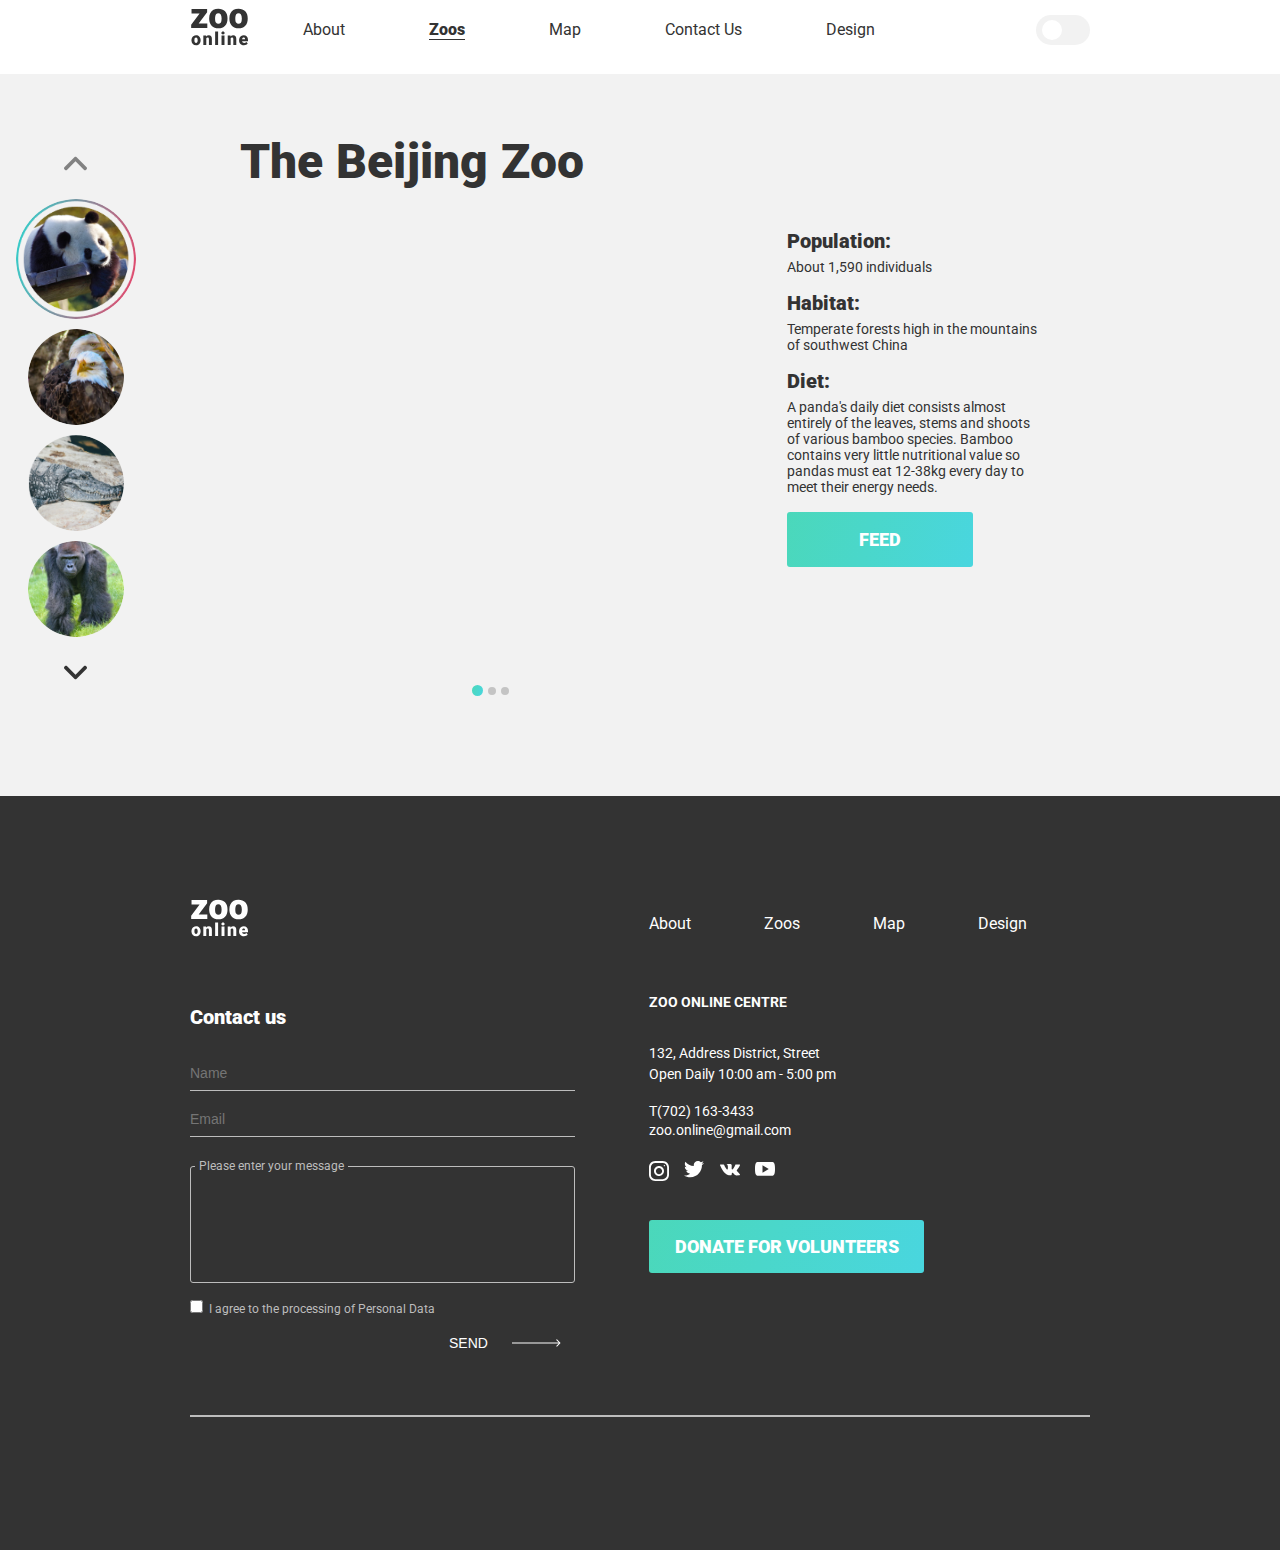
<file: pages/zoos/panda/panda.html>
<!DOCTYPE html>
<html lang="en">

<head>
    <meta charset="UTF-8">
    <meta http-equiv="X-UA-Compatible" content="IE=edge">
    <meta name="viewport" content="width=device-width, initial-scale=1.0">
    <link rel="preconnect" href="https://fonts.gstatic.com" />
    <link href="https://fonts.googleapis.com/css2?family=Roboto&display=swap" rel="stylesheet" />
    <link href="https://fonts.googleapis.com/css2?family=Roboto:wght@900&display=swap" rel="stylesheet">
    <link rel="stylesheet" href="panda.css">
    <title>Online-zoo</title>
</head>

<body>
    <header class="header">
        <div class="container">
            <div class="header-inner">
                <h1 class="visually-hidden">Online Zoo</h1>
                <a href="../../../index.html">
                    <img class="header__logo" src="../../../assets/icons/logo-black.svg" alt="">
                </a>
                <div class="header__burger">
                    <span></span>
                </div>
                <nav class="header__nav">
                    <ul class="header__list">
                        <li class="nav__item">
                            <a class="nav__link" href="../../../index.html">About</a>
                        </li>
                        <li class="nav__item">
                            <a class="nav__link nav__link_active" href="#">Zoos</a>
                        </li>
                        <li class="nav__item">
                            <a class="nav__link" href="../../map/map.html">Map</a>
                        </li>
                        <li class="nav__item">
                            <a class="nav__link" href="#contacts">Contact Us</a>
                        </li>
                        <li class="nav__item">
                            <a class="nav__link" href="https://www.figma.com/file/HKt5Nlx0jghQtJp6jW9q8F/zooApp?node-id=0%3A1">Design</a>
                        </li>
                    </ul>
                </nav>
                <div class="header__toggle">
                    <div class="toggle__bg">
                        <div class="toggle__dot"></div>
                    </div>
                </div>
            </div>
        </div>
    </header>
    <main class="main">
        <aside class="aside">
            <div class="slider">
                <img class="slider__arrow" src="../../../assets/icons/prev-arrow-gray.svg" alt="">
                <div class="gallery">
                    <a href="../panda/panda.html">
                        <img class="gallery__img gallery__img_active" src="../../../assets/images/panda-active.png" alt="panda">
                    </a>
                    <a href="../eagle/eagle.html">
                        <img class="gallery__img" src="../../../assets/images/map-bird.png" alt="bird">
                    </a>
                    <a href="../alligator/alligator.html">
                        <img class="gallery__img" src="../../../assets/images/map-alligator.png" alt="alligator">
                    </a>
                    <a href="../gorilla/gorilla.html">
                        <img class="gallery__img" src="../../../assets/images/map-gorilla.png" alt="gorilla">
                    </a>
                </div>
                <img class="slider__arrow" src="../../../assets/icons/next-arrow-black.svg" alt="">
            </div>
        </aside>
        <section class="zoo">
            <div class="main-container">
                <h3 class="zoo__title" id="live_broadcast">The Beijing Zoo</h3>
                <div class="zoo__container">
                    <div class="zoo__video">
                        <iframe class="main-video" width="790" height="442" src="https://www.youtube.com/embed/D0eqnda8dOk" title="YouTube video player" frameborder="0" allow="accelerometer; autoplay; clipboard-write; encrypted-media; gyroscope; picture-in-picture" allowfullscreen></iframe>
                        <div class="preview">
                            <div class="iframe__wrapper">
                                <iframe class="video" width="246px" height="138px" src="https://www.youtube.com/embed/Kz52DfoeNlM" title="YouTube video player" frameborder="0" allow="accelerometer; autoplay; clipboard-write; encrypted-media; gyroscope; picture-in-picture" allowfullscreen>
                                </iframe>
                                <div class="nonclick"></div>
                            </div>
                            <div class="iframe__wrapper">
                                <iframe class="video" width="246px" height="138px" src="https://www.youtube.com/embed/MiK-4jp5B94" title="YouTube video player" frameborder="0" allow="accelerometer; autoplay; clipboard-write; encrypted-media; gyroscope; picture-in-picture" allowfullscreen>
                                </iframe>
                                <div class="nonclick"></div>

                            </div>
                            <div class="iframe__wrapper">
                                <iframe class="video" width="246px" height="138px" src="https://www.youtube.com/embed/OObOQ2GElhA" title="YouTube video player" frameborder="0" allow="accelerometer; autoplay; clipboard-write; encrypted-media; gyroscope; picture-in-picture" allowfullscreen>
                                </iframe>
                                <div class="nonclick"></div>
                            </div>
                            <div class="iframe__wrapper">
                                <iframe class="video" width="246px" height="138px" src="https://www.youtube.com/embed/Kz52DfoeNlM" title="YouTube video player" frameborder="0" allow="accelerometer; autoplay; clipboard-write; encrypted-media; gyroscope; picture-in-picture" allowfullscreen>
                                </iframe>
                                <div class="nonclick"></div>
                            </div>
                            <div class="iframe__wrapper">
                                <iframe class="video" width="246px" height="138px" src="https://www.youtube.com/embed/MiK-4jp5B94" title="YouTube video player" frameborder="0" allow="accelerometer; autoplay; clipboard-write; encrypted-media; gyroscope; picture-in-picture" allowfullscreen>
                                </iframe>
                                <div class="nonclick"></div>
                            </div>
                            <div class="iframe__wrapper">
                                <iframe class="video" width="246px" height="138px" src="https://www.youtube.com/embed/OObOQ2GElhA" title="YouTube video player" frameborder="0" allow="accelerometer; autoplay; clipboard-write; encrypted-media; gyroscope; picture-in-picture" allowfullscreen>
                                </iframe>
                                <div class="nonclick"></div>
                            </div>
                            <div class="iframe__wrapper">
                                <iframe class="video" width="246px" height="138px" src="https://www.youtube.com/embed/Kz52DfoeNlM" title="YouTube video player" frameborder="0" allow="accelerometer; autoplay; clipboard-write; encrypted-media; gyroscope; picture-in-picture" allowfullscreen>
                                </iframe>
                                <div class="nonclick"></div>
                            </div>
                        </div>
                        <div class="preview__btns">
                            <button class="preview__btn preview__btn_active"></button>
                            <button class="preview__btn"></button>
                            <button class="preview__btn"></button>
                        </div>
                    </div>
                    <div class="zoo__description">
                        <h4 class="description__title">Population:</h4>
                        <p class="description__text">About 1,590 individuals</p>
                        <h4 class="description__title">Habitat:</h4>
                        <p class="description__text">Temperate forests high in the mountains of southwest China</p>
                        <h4 class="description__title">Diet:</h4>
                        <p class="description__text">A panda's daily diet consists almost entirely of the leaves, stems and shoots of various bamboo species. Bamboo contains very little nutritional value so pandas must eat <br class="br-none"> 12-38kg every day to meet their energy
                            needs.
                        </p>
                        <button class="btn zoo__btn">fEEd</button>
                    </div>
                </div>
            </div>
        </section>
    </main>
    <footer class="footer">
        <div class="container">
            <div class="footer__main">
                <div class="footer__container">
                    <div class="footer__callback">
                        <a class="footer__logo" href="../../../index.html"><img src="../../../assets/icons/logo-white.svg" alt=""></a>
                        <h4 class="callback__title" id="contacts">Contact us</h4>
                        <form class="footer__form">
                            <input class="footer__input" type="text" name="" id="" placeholder="Name" required> <br>
                            <input class="footer__input" type="email" name="" id="" placeholder="Email" required> <br>
                            <fieldset>
                                <legend class="input__text">Please enter your message</legend>
                                <textarea name="" id="" cols="" rows="6" maxlength="280" required></textarea>
                            </fieldset>
                            <input type="checkbox" name="" id="" required>
                            <label class="input__text label__input_checkbox" for="">I agree to the processing of Personal Data</label>
                            <button class="form__btn" type="submit">
                                <p class="footer__text">send</p>
                                <svg width="49" height="8" viewBox="0 0 49 8" fill="none" xmlns="http://www.w3.org/2000/svg">
                                    <path d="M48.3536 4.35355C48.5488 4.15829 48.5488 3.84171 48.3536 3.64645L45.1716 0.464466C44.9763 0.269204 44.6597 0.269204 44.4645 0.464466C44.2692 0.659728 44.2692 0.976311 44.4645 1.17157L47.2929 4L44.4645 6.82843C44.2692 7.02369 44.2692 7.34027 44.4645 7.53553C44.6597 7.7308 44.9763 7.7308 45.1716 7.53553L48.3536 4.35355ZM0 4.5L48 4.5V3.5L0 3.5L0 4.5Z" fill="#FEFEFE"/>
                                </svg>        
                            </button>
                        </form>
                    </div>
                    <div class="footer__contacts">
                        <div class="footer__address">
                            <nav class="footer__nav">
                                <ul class="footer__list">
                                    <li class="footer__list-item">
                                        <a class="item__link" href="alligator.html">About</a>
                                    </li>
                                    <li class="footer__list-item">
                                        <a class="item__link" href="#live_broadcast">Zoos</a>
                                    </li>
                                    <li class="footer__list-item">
                                        <a class="item__link" href="../../map/map.html">Map</a>
                                    </li>
                                    <li class="footer__list-item">
                                        <a class="item__link" href="https://www.figma.com/file/HKt5Nlx0jghQtJp6jW9q8F/zooApp?node-id=0%3A1">Design</a>
                                    </li>
                                </ul>
                            </nav>
                            <p class="footer__text contacts__subtitle">ZOO Online Centre</p>
                            <p class="footer__text contacts__text">132, Address District, Street</p>
                            <p class="footer__text contacts__text contacts__open">Open Daily 10:00 am - 5:00 pm</p>
                            <address>
                                <a href="tel:(702) 163-3433">T(702) 163-3433</a> <br>
                                <a href="mailto:zoo.online@gmail.com">zoo.online@gmail.com</a>
                            </address>
                            <ul class="footer__social-list">
                                <li class="social__item">
                                    <a href="https://www.instagram.com/" class="social__link"><img src="../../../assets/icons/instagram.svg" alt=""></a>
                                </li>
                                <li class="social__item">
                                    <a href="https://twitter.com/" class="social__link"><img src="../../../assets/icons/twitter.svg" alt=""></a>
                                </li>
                                <li class="social__item">
                                    <a href="https://vk.com/" class="social__link"><img src="../../../assets/icons/vk.svg" alt=""></a>
                                </li>
                                <li class="social__item">
                                    <a href="https://youtube.com/" class="social__link"><img src="../../../assets/icons/youtube.svg" alt=""></a>
                                </li>
                            </ul>
                        </div>
                        <button class="btn footer__btn">donate for volunteers</button>
                    </div>
                </div>
                <hr>
                <div class="copyrights">
                    <p class="copyrights__text">©Noora Sagnayeva</p>
                    <p class="copyrights__text">©RSSchool and ©Yem Digital - 2021</p>
                </div>
            </div>
        </div>
    </footer>
    <script src="../zoo.js"></script>
</body>

</html>
</file>
<file: pages/map/map.css>
:root {
    --bg-color-white: #ffffff;
    --bg-color-gray: #f2f2f2;
    --text-color-white: #ffffff;
    --text-color: #333333;
    --description-text-color: #4f4f4f;
    --bg-slide-color: #fefefe;
    --poster-bg-color: #fefefe;
    --dot-position: 6px;
    --visibleElements: 4;
}

* {
    box-sizing: border-box;
    margin: 0;
    padding: 0;
}

body {
    max-width: 1920px;
    width: 100%;
    margin: 0 auto;
    font-family: 'Roboto', sans-serif;
    color: var(--text-color);
    background-color: var(--bg-color-white);
}

.container {
    max-width: 1620px;
    width: 100%;
    margin: 0 auto;
}

.main-container {
    max-width: 1200px;
    width: 100%;
    margin: 0 auto;
}

li {
    list-style-type: none;
}

a {
    text-decoration: none;
    color: inherit;
}

h2 {
    font-weight: 900;
    font-size: 89px;
    line-height: 104px;
    color: #fefefe;
    letter-spacing: 0.001em;
}

h3 {
    font-weight: 900;
    font-size: 48px;
    line-height: 56px;
    color: var(--text-color);
    letter-spacing: 0.005em;
}

h4 {
    font-weight: 900;
    font-size: 20px;
    line-height: 23px;
    color: var(--text-color);
}

p {
    font-size: 14px;
    line-height: 16px;
    color: var(--text-color);
    /* color: #4f4f4f; */
}

.btn {
    font-family: 'Roboto', sans-serif;
    font-size: 18px;
    line-height: 21px;
    font-weight: 900;
    color: #ffffff;
    text-transform: uppercase;
    text-align: center;
    background: linear-gradient(106.89deg, #4BD8B5 -14.32%, #49D6DF 100.68%);
    border-radius: 3px;
    border: none;
    width: 245px;
    height: 55px;
}

.btn:hover {
    cursor: pointer;
    opacity: 0.8;
    transform: scale(0.98);
    transition: .3s linear;
}


/* HEADER */

.header {
    background: var(--bg-color-white);
    box-shadow: 0px 4px 8px rgba(44, 101, 77, 0.08);
}

.header-inner {
    margin-top: 19px;
    padding-bottom: 17px;
    display: flex;
    align-items: center;
    justify-content: space-between;
}

.visually-hidden {
    position: absolute;
    clip: rect(0 0 0 0);
    font-size: 1px;
    height: 1px;
    margin: -1px;
}

.header__list {
    width: 572px;
    display: flex;
    justify-content: space-between;
}

.header__burger {
    display: none;
}

.nav__link {
    line-height: 19px;
}

.nav__link:hover {
    font-weight: 900;
    border-bottom: 1px solid var(--text-color);
    transition: 0.3s linear;
}

.nav__link_active {
    font-weight: 900;
    border-bottom: 1px solid var(--text-color);
    cursor: default;
}

.header__btn {
    width: 54px;
    height: 30px;
    background-color: #f2f2f2;
    border-radius: 190px;
    border: none;
}

input[type="range"]:focus {
    outline: none;
}

.header__toggle {
    width: 54px;
}

.toggle__bg {
    background-color: var(--bg-color-gray);
    position: relative;
    width: 54px;
    height: 30px;
    border-radius: 190px;
    cursor: pointer;
}

.toggle__dot {
    width: 20px;
    height: 20px;
    background-color: var(--bg-color-white);
    border-radius: 50%;
    cursor: pointer;
    transition: all .2s;
    position: absolute;
    top: 5px;
    left: var(--dot-position);
}


/* MAP */

.map {
    background-color: var(--bg-color-gray);
}

.map__title {
    text-align: center;
    padding-top: 59px;
    margin-bottom: 22px;
}

.map__text {
    max-width: 790px;
    margin: 0 auto;
}

.map__container {
    position: relative;
    background-image: url(../../assets/images/map-svg.svg);
    background-repeat: no-repeat;
    max-width: 1200px;
    height: 498px;
    margin-top: 78px;
    margin-bottom: 42px;
}

.pin__form {
    position: relative;
    width: 93.36px;
    height: 93.37px;
    background: url(../../assets/icons/pin.svg) no-repeat center;
    transition: .5s;
}

.pin__form-active {
    background: url(../../assets/icons/red-pin.svg) no-repeat center;
}

.pin__img {
    position: absolute;
    width: 43px;
    height: 43px;
    border-radius: 50%;
    top: 11px;
    left: 25px
}

.pin__img-eagle {
    background: url(../../assets/images/map/pin-eagle.png);
}

.pin__img-alligator {
    background: url(../../assets/images/map/pin-alligator.png);
}

.pin__img-gorilla {
    background: url(../../assets/images/map/pin-gorilla.png);
}

.pin__img-panda {
    background: url(../../assets/images/map/pin-panda.png);
}

.map__pin-container {
    position: absolute;
    z-index: 1;
}

.map__pin-container__eagle {
    top: 83px;
    left: 119px;
}

.map__pin-container__alligator {
    top: 103px;
    left: 231px;
}

.map__pin-container__gorilla {
    top: 190px;
    left: 558px;
}

.map__pin-container__panda {
    top: 99px;
    left: 891px;
}

.map-tooltip {
    opacity: 0;
    visibility: hidden;
    -webkit-transition: opacity 0.5s;
    transition: opacity 0.5s;
    position: absolute;
    top: 80%;
    right: 50%;
    display: -ms-grid;
    display: grid;
    -ms-grid-columns: 110px 285px;
    grid-template-columns: 110px 285px;
    width: 436px;
    height: 149px;
    background: var(--bg-color-white);
    -webkit-box-shadow: 2px 4px 15px rgba(6, 12, 70, 0.15);
    box-shadow: 2px 4px 15px rgba(6, 12, 70, 0.15);
    border-radius: 8px;
}

.map-tooltip__img {
    -ms-flex-item-align: center;
    -ms-grid-row-align: center;
    align-self: center;
    justify-self: flex-end;
    width: 65px;
    height: 65px;
    background-size: contain;
    border-radius: 50%;
}

.map-tooltip__img-eagle {
    background: url("../../assets/images/map/tooltips/tooltip-eagle.png") no-repeat;
}

.map-tooltip__img-alligator {
    background: url("../../assets/images/map/tooltips/tooltip-alligator.png") no-repeat;
}

.map-tooltip__img-gorilla {
    background: url("../../assets/images/map/tooltips/tooltip-gorilla.png") no-repeat;
}

.map-tooltip__img-panda {
    background: url("../../assets/images/map/tooltips/tooltip-panda.png") no-repeat;
}

.map-tooltip__description {
    -ms-flex-item-align: center;
    -ms-grid-row-align: center;
    align-self: center;
    -ms-grid-column-align: center;
    justify-self: center;
    width: 255px;
    height: 70px;
    padding-left: 10px;
}

.map__pin-container:hover .pin__form {
    background: url(../../assets/icons/red-pin.svg) no-repeat center;
}

.map__pin-container:hover .map-tooltip {
    visibility: visible;
    opacity: 1;
}

.map__form {
    padding-bottom: 100px;
}

.map__btn {
    margin: 0 auto;
}

.first-screen__btn {
    display: flex;
    align-items: center;
}

.first-screen__btn img {
    margin-left: 39px;
    margin-right: 5px;
}

.pin:hover {
    cursor: pointer;
    transform: scale(0.95);
    transition: .2s linear;
}

.pin_active {}


/* Slider */

.slider {
    display: flex;
    justify-content: space-between;
    align-items: center;
}

.gallery {
    overflow: hidden;
    position: relative;
    width: 1125px;
    height: 160px;
    padding-left: 11px;
}

.gallery__inner {
    height: 100%;
    position: absolute;
    display: -webkit-box;
    display: -webkit-flex;
    display: -ms-flexbox;
    display: flex;
    -webkit-box-pack: start;
    -webkit-justify-content: flex-start;
    -ms-flex-pack: start;
    justify-content: flex-start;
    -webkit-box-align: center;
    -webkit-align-items: center;
    -ms-flex-align: center;
    align-items: center;
    -webkit-transition: .5s all ease;
    -o-transition: .5s all ease;
    transition: .5s all ease;
    top: 0;
}

.slider__container {
    margin-top: 52px;
}

.gallery__img_active {
    transform: scale(calc(138/108));
}

.gallery__img {
    padding: 0 15px;
    border-radius: 50%;
}

.pets_range::-webkit-slider-thumb {
    width: 31px;
    height: 10px;
}

.form_range {
    text-align: center;
    margin-top: 34px;
    margin-bottom: 28px;
}

.label__text {
    font-weight: 900;
    font-size: 14px;
    line-height: 16px;
    color: rgba(189, 189, 189, 0.57);
}

.label__text_active {
    font-size: 24px;
    line-height: 28px;
    color: var(--text-color);
}

.pets_range {
    -webkit-appearance: none;
    width: 245px;
    background: transparent;
}

.pets_range::-webkit-slider-thumb {
    -webkit-appearance: none;
    height: 10px;
    background-color: var(--text-color);
    margin-top: -3px;
}

.pets_range::-webkit-slider-runnable-track {
    background: rgba(189, 189, 189, 0.57);
    height: 5px;
    border-radius: 0px;
    border: none;
    cursor: pointer;
}

input[type="range"]:focus {
    outline: none;
}

.slider__arrow:hover {
    cursor: pointer;
    opacity: .7;
    transform: scale(0.95);
    transition: .2s linear;
}

.gallery__img:hover {
    cursor: pointer;
    transform: scale(calc(138/108));
    transition: .2s linear;
}

.gallery__img_active:hover {
    transform: scale(calc(138/108));
}


/* Footer */

.footer {
    background-color: #333333;
    color: #fefefe;
}

.footer__container {
    padding-top: 100px;
    padding-bottom: 57px;
    display: flex;
}

.footer__main {
    padding-bottom: 67px;
}

.footer__callback {
    width: 51%;
}

.callback__title {
    color: #fefefe;
    margin-top: 52px;
    margin-bottom: 31px;
}

.footer__input {
    width: 385px;
    padding-bottom: 9px;
    margin-bottom: 18px;
    border: none;
    border-bottom: 1px solid #bdbdbd;
    color: #e0e0e0;
    background: transparent;
    font-size: 14px;
    line-height: 16px;
}

fieldset {
    width: 385px;
    height: 124px;
    border: 1px solid #bdbdbd;
    border-radius: 3px;
    margin-top: 4px;
    margin-bottom: 19px;
}

fieldset legend {
    margin: 0 4px;
    padding: 0 4px;
}

textarea {
    background: transparent;
    padding-left: 5px;
    width: 380px;
    height: 105px;
    resize: none;
    border: none;
    outline: none;
    -moz-appearance: none;
    color: #bdbdbd;
}

input[type="checkbox"] {
    background-color: transparent;
    border: 1px solid #bdbdbd;
    margin-left: 2px;
    margin-top: 4px;
    margin-right: 2px;
}

input[type="checkbox"]:disabled {
    background-color: none;
}

.input__text {
    font-size: 12px;
    line-height: 14px;
    color: #bdbdbd;
}

.form__btn {
    width: 112px;
    height: 16px;
    margin-top: 18px;
    margin-left: 259px;
    display: flex;
    justify-content: space-between;
    align-items: center;
    background: transparent;
    border: none;
}

.form__btn:hover {
    cursor: pointer;
}

.footer__text {
    color: #fefefe;
    font-weight: 500;
    text-transform: uppercase;
}

.contacts__subtitle {
    font-weight: bold;
    margin-top: 74px;
    margin-bottom: 35px;
}

.contacts__text {
    font-weight: normal;
    text-transform: none;
}

.contacts__open {
    margin-top: 5px;
}

address {
    font-style: normal;
    margin: 19px 0;
}


/* contacts */

.footer__contacts {
    width: 49%;
    display: flex;
    justify-content: space-between;
}

.footer__nav {
    margin-top: 18px;
}

.footer__list {
    width: 378px;
    display: flex;
    justify-content: space-between;
}

.footer__social-list {
    width: 124px;
    display: flex;
    justify-content: space-between;
}

.footer__btn {
    width: 275px;
    height: 53px;
}

address a {
    font-size: 14px;
    line-height: 16px;
    color: #fefefe;
}

hr {
    border-width: 0.5px;
    border-color: #bdbdbd;
    border-style: solid;
    margin-bottom: 28px;
}

.copyrights__text {
    font-size: 12px;
    line-height: 14px;
    margin-bottom: 5px;
}

.social__item:hover {
    cursor: pointer;
    transform: scale(1.2);
    transition: .2s linear;
}


/* MEDIA */

@media screen and (max-width: 1680px) {
    .container {
        max-width: 900px;
        width: 100%;
    }
    .main-container {
        max-width: 900px;
        width: 100%;
    }
    /* Header */
    .header-inner {
        padding-top: 0px;
    }
    .header-inner a {
        margin-top: 5px;
        height: 54px;
    }
    .gallery {
        max-width: 716px;
    }
    .slider__container {
        margin: 0 auto;
        max-width: 800px;
        margin-top: 56px;
    }
    .form_range {
        margin-top: 45px;
    }
    .range {
        margin-top: 15px;
    }
    /* MAP */
    .map__container {
        margin: 0 auto;
        background-size: 800px 388px;
        margin-top: 49px;
        height: 388px;
        width: 800px;
        margin-bottom: 36px;
    }
    .map__pin-container__eagle {
        top: 40px;
        left: 59px;
    }
    .map__pin-container__alligator {
        top: 52px;
        left: 139px;
    }
    .map__pin-container__gorilla {
        top: 128px;
        left: 357px;
    }
    .map__pin-container__panda {
        top: 51px;
        left: 568px;
    }
    .map__form {
        padding-bottom: 98px;
    }
    /* footer */
    .footer__container {
        margin-bottom: 7px;
    }
    .footer__contacts {
        display: block;
    }
    .footer__address {
        margin-bottom: 35px;
    }
    fieldset {
        margin-bottom: 13px;
    }
    input[type="checkbox"] {
        margin-left: 0;
    }
    .callback__title {
        margin-bottom: 34px;
    }
    .contacts__subtitle {
        margin-top: 61px;
    }
    .footer__social-list {
        width: 126px;
    }
    address {
        margin-bottom: 22px;
    }
}

@media screen and (max-width: 980px) {
    .container {
        max-width: 600px;
        width: 100%;
    }
    .main-container {
        max-width: 600px;
        width: 100%;
        overflow: hidden;
    }
    h2 {
        font-size: 64px;
        line-height: 75px;
    }
    /* Header */
    .header {
        position: fixed;
        top: 0;
        left: 0;
        width: 100%;
        height: 94px;
        background-color: #fff;
        z-index: 100;
    }
    .header__burger {
        display: block;
        position: relative;
        width: 40px;
        height: 21px;
        order: 3;
        margin-top: -7px;
    }
    .header__burger::before,
    .header__burger::after {
        content: "";
        background-color: black;
        position: absolute;
        height: 3px;
    }
    .header__burger::before {
        width: 40px;
        top: 0;
    }
    .header__burger::after {
        width: 33px;
        left: 7px;
        bottom: 0;
    }
    .header__burger span {
        position: absolute;
        background-color: black;
        width: 40px;
        height: 3px;
        top: 9px;
        left: 0;
    }
    .header__nav {
        display: none;
    }
    .header__form {
        margin-left: 63.33%;
        margin-top: 0px;
    }
    .header-inner a {
        height: 54px;
    }
    /* MAIN */
    /* MAP */
    .map {
        margin-top: 94px;
    }
    .map__container {
        height: 290px;
        margin-top: 34px;
        margin-bottom: 32px;
        background-size: 600px 290px;
    }
    .map__pin-container__eagle {
        top: 8px;
        left: 42px;
        z-index: 5;
    }
    .map__pin-container__alligator {
        top: 18px;
        left: 91px;
    }
    .map__pin-container__gorilla {
        top: 70px;
        left: 255px;
    }
    .map__pin-container__panda {
        top: 15px;
        left: 415px;
    }
    .map__form {
        padding-bottom: 83px;
    }
    /* Footer */
    .footer__container {
        position: relative;
        padding-top: 97px;
        padding-bottom: 325px;
    }
    .callback__title {
        margin-top: 128px;
        margin-bottom: 33px;
    }
    .footer__list {
        display: block;
    }
    fieldset {
        height: 122px;
        margin-bottom: 15px;
    }
    .footer__address .footer__nav {
        position: absolute;
        left: 0;
        top: -493px;
        z-index: 5;
    }
    .footer__list-item {
        margin-bottom: 5px;
    }
    .footer__address {
        position: absolute;
        left: 0;
        top: 644px;
    }
    address {
        margin: 18px 0 20px 0;
    }
    .footer__callback {
        width: 54.3%;
    }
}

@media screen and (max-width: 600px) {
    .container {
        max-width: 300px;
        width: 100%;
        margin: 0 auto;
    }
    .main-container {
        max-width: 280px;
        width: 100%;
        overflow: hidden;
    }
    h2 {
        font-size: 48px;
        line-height: 56px;
    }
    h3 {
        font-size: 24px;
        line-height: 28px;
    }
    /* Header */
    .header {
        position: relative;
        height: auto;
    }
    .header-inner {
        max-width: 300px;
        padding-bottom: 15px;
    }
    .header__burger {
        display: block;
        position: relative;
        width: 40px;
        height: 21px;
        order: 3;
        margin-top: -7px;
    }
    .header__burger::before,
    .header__burger::after {
        content: "";
        background-color: black;
        position: absolute;
        height: 3px;
    }
    .header__burger::before {
        width: 40px;
        top: 0;
    }
    .header__burger::after {
        width: 33px;
        left: 7px;
        bottom: 0;
    }
    .header__burger span {
        position: absolute;
        background-color: black;
        width: 40px;
        height: 3px;
        top: 9px;
        left: 0;
    }
    .header__nav {
        display: none;
    }
    .header__form {
        margin-left: 32.33%;
        margin-top: 0px;
    }
    .header-inner a {
        height: 54px;
    }
    /* MAP */
    .map {
        margin-top: 0;
    }
    .map__title {
        padding-top: 34px;
        margin-bottom: 9px;
    }
    .map__text {
        font-size: 12px;
        line-height: 14px;
    }
    .map__container {
        height: 146px;
        width: 290px;
        margin-top: 30px;
        margin-bottom: 39px;
        background-size: 290px 146px;
    }
    .map__form {
        padding-bottom: 59px;
    }
    .pin__form {
        position: relative;
        background: url(../../assets/icons/pin-mobile.svg) no-repeat center;
        width: 46.38px;
        height: 46.38px;
    }
    .pin__img-eagle {
        background: url(../../assets/images/map/pin-mobile-eagle.png);
    }
    .pin__img-alligator {
        background: url(../../assets/images/map/pin-mobile-alligator.png);
    }
    .pin__img-panda {
        background: url(../../assets/images/map/pin-mobile-panda.png);
    }
    .pin__img-gorilla {
        background: url(../../assets/images/map/pin-mobile-gorilla.png);
    }
    .pin__img {
        position: absolute;
        width: 22px;
        height: 22px;
        border-radius: 50%;
        top: 5px;
        left: 12px;
    }
    .map__pin-container__eagle {
        top: 2px;
        left: 19px;
        z-index: 5;
    }
    .map__pin-container__alligator {
        top: 10px;
        left: 44px;
    }
    .map__pin-container__gorilla {
        top: 38px;
        left: 123px;
    }
    .map__pin-container__panda {
        top: 10px;
        left: 202px;
    }
    .map__pin-container:hover .pin__form {
        background: url(../../assets/icons/pin-mobile-red.svg) no-repeat center;
    }
    .gallery {
        justify-content: space-between;
    }
    .gallery__img {
        width: 60px;
        height: 60px;
    }
    .form_range {
        margin-top: 25px;
    }
    /* Footer */
    .footer__container {
        position: relative;
        padding-top: 50px;
        padding-bottom: 411px;
    }
    .callback__title {
        margin-top: 140px;
        margin-bottom: 33px;
    }
    .footer__list {
        display: block;
        width: 100%;
    }
    fieldset {
        width: 100%;
        height: 122px;
        margin-bottom: 15px;
    }
    .footer__nav {
        position: absolute;
        left: 0;
        top: -470px;
        z-index: 5;
    }
    .footer__list-item {
        margin-bottom: 5px;
    }
    .footer__address {
        position: absolute;
        left: 0;
        top: 586px;
    }
    address {
        margin: 18px 0 20px 0;
    }
    .footer__callback {
        width: 100%;
    }
    .footer__input {
        width: 100%;
    }
    textarea {
        width: 100%;
    }
    .form__btn {
        margin-left: 189px;
    }
    .footer__btn {
        position: absolute;
        left: 13px;
        top: 87.5%;
    }
}
</file>
<file: pages/zoos/alligator/alligator.css>
:root {
    --bg-color-white: #ffffff;
    --bg-color-gray: #f2f2f2;
    --text-color-white: #ffffff;
    --text-color: #333333;
    --description-text-color: #4f4f4f;
    --bg-slide-color: #fefefe;
    --poster-bg-color: #fefefe;
    --dot-position: 6px;
    --visibleElements: 4;
}

* {
    box-sizing: border-box;
    margin: 0;
    padding: 0;
}

body {
    max-width: 1920px;
    width: 100%;
    margin: 0 auto;
    font-family: 'Roboto', sans-serif;
    color: var(--text-color);
    background-color: var(--bg-color-gray);
}

.container {
    max-width: 1620px;
    width: 100%;
    margin: 0 auto;
}

.main-container {
    max-width: 1200px;
    width: 100%;
    margin: 0 auto;
}

li {
    list-style-type: none;
}

a {
    text-decoration: none;
    color: inherit;
}

h2 {
    font-weight: 900;
    font-size: 89px;
    line-height: 104px;
    color: #fefefe;
    letter-spacing: 0.001em;
}

h3 {
    font-weight: 900;
    font-size: 48px;
    line-height: 56px;
    color: var(--text-color);
    letter-spacing: 0.005em;
}

h4 {
    font-weight: 900;
    font-size: 20px;
    line-height: 23px;
    color: var(--text-color);
}

p {
    font-size: 14px;
    line-height: 16px;
    color: var(--text-color);
}

.btn {
    font-family: 'Roboto', sans-serif;
    font-size: 18px;
    line-height: 21px;
    font-weight: 900;
    color: #ffffff;
    text-transform: uppercase;
    text-align: center;
    background: linear-gradient(106.89deg, #4BD8B5 -14.32%, #49D6DF 100.68%);
    border-radius: 3px;
    border: none;
    width: 194px;
    height: 55px;
}

.btn:hover {
    cursor: pointer;
    opacity: 0.8;
    transform: scale(0.98);
    transition: .3s linear;
}

.main {
    margin-bottom: 100px;
}


/* HEADER */

.header {
    background: var(--bg-color-white);
    box-shadow: 0px 4px 8px rgba(44, 101, 77, 0.08);
}

.header-inner {
    padding-top: 19px;
    padding-bottom: 17px;
    display: flex;
    align-items: center;
    justify-content: space-between;
}

.visually-hidden {
    position: absolute;
    clip: rect(0 0 0 0);
    font-size: 1px;
    height: 1px;
    margin: -1px;
}

.header__list {
    width: 572px;
    display: flex;
    justify-content: space-between;
}

.header__burger {
    display: none;
}

.nav__link {
    line-height: 19px;
}

.nav__link:hover {
    font-weight: 900;
    border-bottom: 1px solid var(--text-color);
    transition: 0.3s linear;
}

.nav__link_active {
    font-weight: 900;
    border-bottom: 1px solid var(--text-color);
    cursor: default;
}

.header__btn {
    width: 54px;
    height: 30px;
    background-color: #f2f2f2;
    border-radius: 190px;
    border: none;
}

input[type="range"]:focus {
    outline: none;
}

.header__toggle {
    width: 54px;
}

.toggle__bg {
    background-color: var(--bg-color-gray);
    position: relative;
    width: 54px;
    height: 30px;
    border-radius: 190px;
    cursor: pointer;
}

.toggle__dot {
    width: 20px;
    height: 20px;
    background-color: var(--bg-color-white);
    border-radius: 50%;
    cursor: pointer;
    transition: all .2s;
    position: absolute;
    top: 5px;
    left: var(--dot-position);
}


/* Aside */

.aside {
    width: 18.75%;
    position: sticky;
    top: 154px;
    left: 0;
    z-index: 1;
}

.slider {
    width: 157px;
    height: 597px;
    display: flex;
    flex-direction: column;
    justify-content: space-between;
    align-items: center;
    margin-left: 25px;
}

.gallery {
    height: 512px;
    display: flex;
    flex-direction: column;
    justify-content: space-between;
    align-items: center;
}

.img__container {
    width: 158px;
    height: 157px;
    margin-bottom: 10px;
    background-image: url(/online-zoo/assets/icons/border.svg);
}

.gallery__img_active:hover {
    cursor: pointer;
}

.gallery__img {
    display: flex;
    align-items: center;
    text-align: center;
    margin: auto;
    border-radius: 50%;
}

.slider__arrow {
    width: 23px;
    height: 23px;
    transform: rotate(90deg);
}

.slider__arrow:hover {
    cursor: pointer;
    opacity: .7;
    transform: scale(0.95);
    transition: .2s linear;
    transform: rotate(90deg);
}

.gallery__img:not(.gallery__img_active):hover {
    cursor: pointer;
    transform: scale(1.1);
    transition: .2s linear;
}


/* Zoo */

.main {
    background: var(--bg-color-gray);
}

.zoo {
    background-color: var(--bg-color-gray);
    margin-top: -598px;
}

.zoo__title {
    padding-top: 60px;
    margin-bottom: 40px;
}

.zoo__container {
    display: flex;
}

.zoo__video {
    position: relative;
    display: flex;
    flex-direction: column;
    margin-right: 30px;
}

.preview {
    max-width: 790px;
    overflow: hidden;
    width: 100%;
    display: flex;
    justify-content: space-between;
    margin-bottom: 30px;
}

.zoo__video iframe {
    border-radius: 5px;
    margin-bottom: 30px;
}

.iframe__wrapper {
    position: relative;
    margin-right: 25px;
}

.nonclick {
    width: 246px;
    height: 138px;
    position: absolute;
    top: 0;
    left: 0;
    z-index: 1;
}

.zoo__description {
    max-width: 380px;
    width: 100%;
}

.description__title {
    margin-bottom: 6px;
}

.description__text {
    margin-bottom: 13px;
}

.preview__btns {
    width: 37px;
    margin: 0 auto;
    display: flex;
    justify-content: space-between;
    align-items: center;
}

.preview__btn {
    width: 8px;
    height: 8px;
    border-radius: 50%;
    background: #c4c4c4;
    border: none;
    outline: none;
}

.preview__btn:hover {
    cursor: pointer;
}

.preview__btn_active {
    width: 11px;
    height: 11px;
    background: linear-gradient(106.89deg, #4bd8b5 -14.32%, #49d6df 100.68%);
}

.zoo__btn {
    margin-top: 22px;
}


/* Footer */

.footer {
    background-color: #333333;
    color: #fefefe;
}

.footer__container {
    padding-top: 100px;
    padding-bottom: 57px;
    display: flex;
}

.footer__main {
    padding-bottom: 67px;
}

.footer__callback {
    width: 51%;
}

.callback__title {
    color: #fefefe;
    margin-top: 52px;
    margin-bottom: 31px;
}

.footer__input {
    width: 385px;
    padding-bottom: 9px;
    margin-bottom: 18px;
    border: none;
    border-bottom: 1px solid #bdbdbd;
    color: #e0e0e0;
    background: transparent;
    font-size: 14px;
    line-height: 16px;
}

fieldset {
    width: 385px;
    height: 124px;
    border: 1px solid #bdbdbd;
    border-radius: 3px;
    margin-top: 4px;
    margin-bottom: 19px;
}

fieldset legend {
    margin: 0 4px;
    padding: 0 4px;
}

textarea {
    background: transparent;
    padding-left: 5px;
    width: 380px;
    height: 105px;
    resize: none;
    border: none;
    outline: none;
    -moz-appearance: none;
    color: #bdbdbd;
}

input[type="checkbox"] {
    background-color: transparent;
    border: 1px solid #bdbdbd;
    margin-left: 2px;
    margin-top: 4px;
    margin-right: 2px;
}

input[type="checkbox"]:disabled {
    background-color: none;
}

.input__text {
    font-size: 12px;
    line-height: 14px;
    color: #bdbdbd;
}

.form__btn {
    width: 112px;
    height: 16px;
    margin-top: 18px;
    margin-left: 259px;
    display: flex;
    justify-content: space-between;
    align-items: center;
    background: transparent;
    border: none;
}

.form__btn:hover {
    cursor: pointer;
}

.footer__text {
    color: #fefefe;
    font-weight: 500;
    text-transform: uppercase;
}

.contacts__subtitle {
    font-weight: bold;
    margin-top: 74px;
    margin-bottom: 35px;
}

.contacts__text {
    font-weight: normal;
    text-transform: none;
}

.contacts__open {
    margin-top: 5px;
}

address {
    font-style: normal;
    margin: 19px 0;
}


/* contacts */

.footer__contacts {
    width: 49%;
    display: flex;
    justify-content: space-between;
}

.footer__nav {
    margin-top: 18px;
}

.footer__list {
    width: 378px;
    /* width: 100%; */
    display: flex;
    justify-content: space-between;
}

.footer__social-list {
    width: 124px;
    display: flex;
    justify-content: space-between;
}

.footer__btn {
    width: 275px;
    height: 53px;
}

address a {
    font-size: 14px;
    line-height: 16px;
    color: #fefefe;
}

hr {
    border-width: 0.5px;
    border-color: #bdbdbd;
    border-style: solid;
    margin-bottom: 28px;
}

.copyrights__text {
    font-size: 12px;
    line-height: 14px;
    margin-bottom: 5px;
}

.social__item:hover {
    cursor: pointer;
    transform: scale(1.2);
    transition: .2s linear;
}


/* MEDIA */

@media screen and (max-width: 1680px) {
    .container {
        max-width: 900px;
        width: 100%;
    }
    .main-container {
        max-width: 900px;
        width: 100%;
    }
    /* Header */
    .header-inner {
        padding-top: 0px;
    }
    .header-inner a {
        margin-top: 5px;
        height: 54px;
    }
    .header__nav {
        margin-left: -108px;
    }
    /* MAIN */
    .zoo .main-container {
        max-width: 800px;
    }
    .zoo__container {
        margin: 0 auto;
        max-width: 800px;
    }
    .main-video {
        width: 527px;
        height: 297px;
        margin-bottom: 27px;
    }
    .preview {
        max-width: 527px;
        overflow: hidden;
        margin-bottom: 0;
    }
    .iframe__wrapper {
        margin-right: 17px;
    }
    .nonclick {
        width: 164px;
        height: 94px;
    }
    .preview img {
        width: 164px;
        height: 94px;
    }
    .zoo__video {
        margin-right: 20px;
    }
    .br-none {
        display: none;
    }
    .plug {
        display: none;
    }
    .description__text {
        margin-bottom: 17px;
    }
    .zoo__btn {
        margin-top: 0px;
    }
    .gallery__img {
        width: 96px;
        height: 96px;
    }
    .gallery__img_active {
        width: 120px;
        height: 120px;
    }
    .slider {
        margin-left: -3px;
        height: 532px;
    }
    .gallery {
        height: 438px;
    }
    .preview__btns {
        margin-left: 44%;
    }
    .btn {
        width: 186px;
    }
    .footer__btn {
        width: 275px;
    }
    .aside {
        top: 152px;
    }
    .zoo {
        margin-top: -534px;
    }
    .video {
        width: 164px;
        height: 94px;
    }
    /* footer */
    .footer__container {
        margin-bottom: 7px;
    }
    .footer__contacts {
        display: block;
    }
    .footer__address {
        margin-bottom: 35px;
    }
    fieldset {
        margin-bottom: 13px;
    }
    input[type="checkbox"] {
        margin-left: 0;
    }
    .callback__title {
        margin-bottom: 34px;
    }
    .contacts__subtitle {
        margin-top: 61px;
    }
    .footer__social-list {
        width: 126px;
    }
    address {
        margin-bottom: 22px;
    }
}

@media screen and (max-width: 980px) {
    .container {
        max-width: 600px;
        width: 100%;
    }
    .main-container {
        max-width: 600px;
        width: 100%;
        overflow: hidden;
    }
    h2 {
        font-size: 64px;
        line-height: 75px;
    }
    /* Header */
    .header {
        position: fixed;
        top: 0;
        left: 0;
        width: 100%;
        height: 94px;
        background-color: #fff;
        z-index: 100;
    }
    .header__burger {
        display: block;
        position: relative;
        width: 40px;
        height: 21px;
        order: 3;
        margin-top: -7px;
    }
    .header__burger::before,
    .header__burger::after {
        content: "";
        background-color: black;
        position: absolute;
        height: 3px;
    }
    .header__burger::before {
        width: 40px;
        top: 0;
    }
    .header__burger::after {
        width: 33px;
        left: 7px;
        bottom: 0;
    }
    .header__burger span {
        position: absolute;
        background-color: black;
        width: 40px;
        height: 3px;
        top: 9px;
        left: 0;
    }
    .header__nav {
        display: none;
    }
    .header__form {
        margin-left: 63.33%;
        margin-top: 0px;
    }
    .header-inner a {
        height: 54px;
    }
    .header-inner {
        margin-top: 20px;
    }
    /* MAIN */
    .zoo__container {
        display: block;
    }
    iframe {
        width: 497px;
        height: 280px;
        margin-bottom: 15px;
    }
    .preview img {
        width: 155px;
        height: 89px;
    }
    .zoo .main-container {
        max-width: 500px;
        margin-left: 19%;
    }
    .zoo__title {
        margin-left: 10px;
        margin-bottom: 36px;
    }
    .gallery__img {
        width: 70px;
        height: 70px;
    }
    .gallery__img_active {
        width: 90px;
        height: 90px;
    }
    .slider {
        margin-left: -27px;
        height: 416px;
    }
    .gallery {
        height: 332px;
    }
    .zoo {
        margin-top: -418px;
    }
    .zoo__video {
        margin-right: 2px;
    }
    .preview__btns {
        margin-left: 46%;
        margin-bottom: 50px;
    }
    .description__text {
        margin-bottom: 13px;
    }
    .zoo__description {
        max-width: 497px;
        width: 100%;
    }
    .zoo__btn {
        margin-top: 17px;
        margin-bottom: 2px;
    }
    .main {
        margin-top: 95px;
        margin-bottom: 75px;
    }
    .aside {
        top: 154px;
    }
    /* Footer */
    .footer__container {
        position: relative;
        padding-top: 97px;
        padding-bottom: 325px;
    }
    .callback__title {
        margin-top: 128px;
        margin-bottom: 33px;
    }
    .footer__list {
        display: block;
    }
    fieldset {
        height: 122px;
        margin-bottom: 15px;
    }
    .footer__address .footer__nav {
        position: absolute;
        left: 0;
        top: -493px;
        z-index: 5;
    }
    .footer__list-item {
        margin-bottom: 5px;
    }
    .footer__address {
        position: absolute;
        left: 0;
        top: 644px;
    }
    address {
        margin: 18px 0 20px 0;
    }
    .footer__callback {
        width: 54.3%;
    }
}

@media screen and (max-width: 600px) {
    .container {
        max-width: 300px;
        width: 100%;
        margin: 0 auto;
    }
    .main-container {
        max-width: 280px;
        width: 100%;
        overflow: hidden;
    }
    h2 {
        font-size: 48px;
        line-height: 56px;
    }
    h3 {
        font-size: 24px;
        line-height: 28px;
    }
    /* Header */
    .header {
        position: relative;
        height: auto;
    }
    .header-inner {
        max-width: 300px;
        padding-bottom: 14px;
    }
    .header__burger {
        display: block;
        position: relative;
        width: 40px;
        height: 21px;
        order: 3;
        margin-top: -7px;
    }
    .header__burger::before,
    .header__burger::after {
        content: "";
        background-color: black;
        position: absolute;
        height: 3px;
    }
    .header__burger::before {
        width: 40px;
        top: 0;
    }
    .header__burger::after {
        width: 33px;
        left: 7px;
        bottom: 0;
    }
    .header__burger span {
        position: absolute;
        background-color: black;
        width: 40px;
        height: 3px;
        top: 9px;
        left: 0;
    }
    .header__nav {
        display: none;
    }
    .header__form {
        margin-left: 32.33%;
        margin-top: 0px;
    }
    .header-inner a {
        height: 54px;
    }
    /* MAIN */
    .zoo__container {
        display: block;
    }
    iframe {
        width: 205px;
        height: 116px;
        margin-bottom: 10px;
    }
    .preview {
        max-width: 205px;
        margin-bottom: 20px;
    }
    .preview img {
        width: 98px;
        height: 56.26px;
    }
    .preview img:nth-child(3) {
        display: none;
    }
    .zoo .main-container {
        max-width: 300px;
        margin-left: 30%;
    }
    .zoo__title {
        margin-left: 6px;
        margin-bottom: 21px;
    }
    .description__text {
        font-size: 12px;
        line-height: 14px;
        max-width: 206px;
    }
    .description__title {
        font-size: 14px;
        line-height: 16px;
        margin-bottom: 9px;
    }
    .gallery__img {
        width: 40px;
        height: 40px;
    }
    .gallery__img_active {
        width: 65px;
        height: 65px;
    }
    .slider {
        margin-left: -41px;
        height: 262px;
    }
    .gallery {
        height: 200px;
    }
    .zoo {
        overflow: hidden;
        margin-top: -382px;
    }
    .zoo__video {
        margin-right: 2px;
    }
    .preview__btns {
        margin-left: 28%;
        margin-bottom: 32px;
    }
    .description__text {
        margin-bottom: 13px;
    }
    .zoo__description {
        max-width: 497px;
        width: 100%;
    }
    .zoo__btn {
        margin: 2px 0;
    }
    .main {
        margin-top: 95px;
        margin-bottom: 58px;
    }
    .aside {
        top: 154px;
    }
    /* Footer */
    .footer__container {
        position: relative;
        padding-top: 50px;
        padding-bottom: 411px;
    }
    .callback__title {
        margin-top: 140px;
        margin-bottom: 33px;
    }
    .footer__list {
        display: block;
        width: 100%;
    }
    fieldset {
        width: 100%;
        height: 122px;
        margin-bottom: 15px;
    }
    .footer__address .footer__nav {
        position: absolute;
        left: 0;
        top: -470px;
        z-index: 5;
    }
    .footer__list-item {
        margin-bottom: 5px;
    }
    .footer__address {
        position: absolute;
        left: 0;
        top: 586px;
    }
    address {
        margin: 18px 0 20px 0;
    }
    .footer__callback {
        width: 100%;
    }
    .footer__input {
        width: 100%;
    }
    textarea {
        width: 100%;
    }
    .form__btn {
        margin-left: 189px;
    }
    .footer__btn {
        position: absolute;
        left: 13px;
        top: 87.5%;
    }
}
</file>
<file: pages/zoos/eagle/eagle.css>
:root {
    --bg-color-white: #ffffff;
    --bg-color-gray: #f2f2f2;
    --text-color-white: #ffffff;
    --text-color: #333333;
    --description-text-color: #4f4f4f;
    --bg-slide-color: #fefefe;
    --poster-bg-color: #fefefe;
    --dot-position: 6px;
    --visibleElements: 4;
}

* {
    box-sizing: border-box;
    margin: 0;
    padding: 0;
}

body {
    max-width: 1920px;
    width: 100%;
    margin: 0 auto;
    font-family: 'Roboto', sans-serif;
    color: var(--text-color);
    background-color: var(--bg-color-gray);
}

.container {
    max-width: 1620px;
    width: 100%;
    margin: 0 auto;
}

.main-container {
    max-width: 1200px;
    width: 100%;
    margin: 0 auto;
}

li {
    list-style-type: none;
}

a {
    text-decoration: none;
    color: inherit;
}

h2 {
    font-weight: 900;
    font-size: 89px;
    line-height: 104px;
    color: #fefefe;
    letter-spacing: 0.001em;
}

h3 {
    font-weight: 900;
    font-size: 48px;
    line-height: 56px;
    color: var(--text-color);
    letter-spacing: 0.005em;
}

h4 {
    font-weight: 900;
    font-size: 20px;
    line-height: 23px;
    color: var(--text-color);
}

p {
    font-size: 14px;
    line-height: 16px;
    color: var(--text-color);
}

.btn {
    font-family: 'Roboto', sans-serif;
    font-size: 18px;
    line-height: 21px;
    font-weight: 900;
    color: #ffffff;
    text-transform: uppercase;
    text-align: center;
    background: linear-gradient(106.89deg, #4BD8B5 -14.32%, #49D6DF 100.68%);
    border-radius: 3px;
    border: none;
    width: 194px;
    height: 55px;
}

.btn:hover {
    cursor: pointer;
    opacity: 0.8;
    transform: scale(0.98);
    transition: .3s linear;
}

.main {
    margin-bottom: 100px;
}


/* HEADER */

.header {
    background: var(--bg-color-white);
    box-shadow: 0px 4px 8px rgba(44, 101, 77, 0.08);
}

.header-inner {
    padding-top: 19px;
    padding-bottom: 17px;
    display: flex;
    align-items: center;
    justify-content: space-between;
}

.visually-hidden {
    position: absolute;
    clip: rect(0 0 0 0);
    font-size: 1px;
    height: 1px;
    margin: -1px;
}

.header__list {
    width: 572px;
    display: flex;
    justify-content: space-between;
}

.header__burger {
    display: none;
}

.nav__link {
    line-height: 19px;
}

.nav__link:hover {
    font-weight: 900;
    border-bottom: 1px solid var(--text-color);
    transition: 0.3s linear;
}

.nav__link_active {
    font-weight: 900;
    border-bottom: 1px solid var(--text-color);
    cursor: default;
}

.header__btn {
    width: 54px;
    height: 30px;
    background-color: #f2f2f2;
    border-radius: 190px;
    border: none;
}

input[type="range"]:focus {
    outline: none;
}

.header__toggle {
    width: 54px;
}

.toggle__bg {
    background-color: var(--bg-color-gray);
    position: relative;
    width: 54px;
    height: 30px;
    border-radius: 190px;
    cursor: pointer;
}

.toggle__dot {
    width: 20px;
    height: 20px;
    background-color: var(--bg-color-white);
    border-radius: 50%;
    cursor: pointer;
    transition: all .2s;
    position: absolute;
    top: 5px;
    left: var(--dot-position);
}


/* Aside */

.aside {
    width: 18.75%;
    position: sticky;
    top: 154px;
    left: 0;
    z-index: 1;
}

.slider {
    width: 157px;
    height: 597px;
    display: flex;
    flex-direction: column;
    justify-content: space-between;
    align-items: center;
    margin-left: 25px;
}

.gallery {
    height: 512px;
    display: flex;
    flex-direction: column;
    justify-content: space-between;
    align-items: center;
}

.img__container {
    width: 158px;
    height: 157px;
    margin-bottom: 10px;
    background-image: url(/online-zoo/assets/icons/border.svg);
}

.gallery__img_active:hover {
    cursor: pointer;
}

.gallery__img {
    display: flex;
    align-items: center;
    text-align: center;
    margin: auto;
    border-radius: 50%;
}

.slider__arrow {
    width: 23px;
    height: 23px;
    transform: rotate(90deg);
}

.slider__arrow:hover {
    cursor: pointer;
    opacity: .7;
    transform: scale(0.95);
    transition: .2s linear;
    transform: rotate(90deg);
}

.gallery__img:not(.gallery__img_active):hover {
    cursor: pointer;
    transform: scale(1.1);
    transition: .2s linear;
}


/* Zoo */

.main {
    background: var(--bg-color-gray);
}

.zoo {
    background-color: var(--bg-color-gray);
    margin-top: -598px;
}

.zoo__title {
    padding-top: 60px;
    margin-bottom: 40px;
}

.zoo__container {
    display: flex;
}

.zoo__video {
    position: relative;
    display: flex;
    flex-direction: column;
    margin-right: 30px;
}

.preview {
    max-width: 790px;
    overflow: hidden;
    width: 100%;
    display: flex;
    justify-content: space-between;
    margin-bottom: 30px;
}

.zoo__video iframe {
    border-radius: 5px;
    margin-bottom: 30px;
}

.iframe__wrapper {
    position: relative;
    margin-right: 25px;
}

.nonclick {
    width: 246px;
    height: 138px;
    position: absolute;
    top: 0;
    left: 0;
    z-index: 1;
}

.zoo__description {
    max-width: 380px;
    width: 100%;
}

.description__title {
    margin-bottom: 6px;
}

.description__text {
    margin-bottom: 13px;
}

.preview__btns {
    width: 37px;
    margin: 0 auto;
    display: flex;
    justify-content: space-between;
    align-items: center;
}

.preview__btn {
    width: 8px;
    height: 8px;
    border-radius: 50%;
    background: #c4c4c4;
    border: none;
    outline: none;
}

.preview__btn:hover {
    cursor: pointer;
}

.preview__btn_active {
    width: 11px;
    height: 11px;
    background: linear-gradient(106.89deg, #4bd8b5 -14.32%, #49d6df 100.68%);
}

.zoo__btn {
    margin-top: 22px;
}


/* Footer */

.footer {
    background-color: #333333;
    color: #fefefe;
}

.footer__container {
    padding-top: 100px;
    padding-bottom: 57px;
    display: flex;
}

.footer__main {
    padding-bottom: 67px;
}

.footer__callback {
    width: 51%;
}

.callback__title {
    color: #fefefe;
    margin-top: 52px;
    margin-bottom: 31px;
}

.footer__input {
    width: 385px;
    padding-bottom: 9px;
    margin-bottom: 18px;
    border: none;
    border-bottom: 1px solid #bdbdbd;
    color: #e0e0e0;
    background: transparent;
    font-size: 14px;
    line-height: 16px;
}

fieldset {
    width: 385px;
    height: 124px;
    border: 1px solid #bdbdbd;
    border-radius: 3px;
    margin-top: 4px;
    margin-bottom: 19px;
}

fieldset legend {
    margin: 0 4px;
    padding: 0 4px;
}

textarea {
    background: transparent;
    padding-left: 5px;
    width: 380px;
    height: 105px;
    resize: none;
    border: none;
    outline: none;
    -moz-appearance: none;
    color: #bdbdbd;
}

input[type="checkbox"] {
    background-color: transparent;
    border: 1px solid #bdbdbd;
    margin-left: 2px;
    margin-top: 4px;
    margin-right: 2px;
}

input[type="checkbox"]:disabled {
    background-color: none;
}

.input__text {
    font-size: 12px;
    line-height: 14px;
    color: #bdbdbd;
}

.form__btn {
    width: 112px;
    height: 16px;
    margin-top: 18px;
    margin-left: 259px;
    display: flex;
    justify-content: space-between;
    align-items: center;
    background: transparent;
    border: none;
}

.form__btn:hover {
    cursor: pointer;
}

.footer__text {
    color: #fefefe;
    font-weight: 500;
    text-transform: uppercase;
}

.contacts__subtitle {
    font-weight: bold;
    margin-top: 74px;
    margin-bottom: 35px;
}

.contacts__text {
    font-weight: normal;
    text-transform: none;
}

.contacts__open {
    margin-top: 5px;
}

address {
    font-style: normal;
    margin: 19px 0;
}


/* contacts */

.footer__contacts {
    width: 49%;
    display: flex;
    justify-content: space-between;
}

.footer__nav {
    margin-top: 18px;
}

.footer__list {
    width: 378px;
    display: flex;
    justify-content: space-between;
}

.footer__social-list {
    width: 124px;
    display: flex;
    justify-content: space-between;
}

.footer__btn {
    width: 275px;
    height: 53px;
}

address a {
    font-size: 14px;
    line-height: 16px;
    color: #fefefe;
}

hr {
    border-width: 0.5px;
    border-color: #bdbdbd;
    border-style: solid;
    margin-bottom: 28px;
}

.copyrights__text {
    font-size: 12px;
    line-height: 14px;
    margin-bottom: 5px;
}

.social__item:hover {
    cursor: pointer;
    transform: scale(1.2);
    transition: .2s linear;
}


/* MEDIA */

@media screen and (max-width: 1680px) {
    .container {
        max-width: 900px;
        width: 100%;
    }
    .main-container {
        max-width: 900px;
        width: 100%;
    }
    /* Header */
    .header-inner {
        padding-top: 0px;
    }
    .header-inner a {
        margin-top: 5px;
        height: 54px;
    }
    .header__nav {
        margin-left: -108px;
    }
    /* MAIN */
    .zoo .main-container {
        max-width: 800px;
    }
    .zoo__container {
        margin: 0 auto;
        max-width: 800px;
    }
    .main-video {
        width: 527px;
        height: 297px;
        margin-bottom: 27px;
    }
    .preview {
        max-width: 527px;
        overflow: hidden;
        margin-bottom: 0;
    }
    .iframe__wrapper {
        margin-right: 17px;
    }
    .nonclick {
        width: 164px;
        height: 94px;
    }
    .preview img {
        width: 164px;
        height: 94px;
    }
    .zoo__video {
        margin-right: 20px;
    }
    .br-none {
        display: none;
    }
    .plug {
        display: none;
    }
    .description__text {
        margin-bottom: 17px;
    }
    .zoo__btn {
        margin-top: 0px;
    }
    .gallery__img {
        width: 96px;
        height: 96px;
    }
    .gallery__img_active {
        width: 120px;
        height: 120px;
    }
    .slider {
        margin-left: -3px;
        height: 532px;
    }
    .gallery {
        height: 438px;
    }
    .preview__btns {
        margin-left: 44%;
    }
    .btn {
        width: 186px;
    }
    .footer__btn {
        width: 275px;
    }
    .aside {
        top: 152px;
    }
    .zoo {
        margin-top: -534px;
    }
    .video {
        width: 164px;
        height: 94px;
    }
    /* footer */
    .footer__container {
        margin-bottom: 7px;
    }
    .footer__contacts {
        display: block;
    }
    .footer__address {
        margin-bottom: 35px;
    }
    fieldset {
        margin-bottom: 13px;
    }
    input[type="checkbox"] {
        margin-left: 0;
    }
    .callback__title {
        margin-bottom: 34px;
    }
    .contacts__subtitle {
        margin-top: 61px;
    }
    .footer__social-list {
        width: 126px;
    }
    address {
        margin-bottom: 22px;
    }
}

@media screen and (max-width: 980px) {
    .container {
        max-width: 600px;
        width: 100%;
    }
    .main-container {
        max-width: 600px;
        width: 100%;
        overflow: hidden;
    }
    h2 {
        font-size: 64px;
        line-height: 75px;
    }
    /* Header */
    .header {
        position: fixed;
        top: 0;
        left: 0;
        width: 100%;
        height: 94px;
        background-color: #fff;
        z-index: 100;
    }
    .header__burger {
        display: block;
        position: relative;
        width: 40px;
        height: 21px;
        order: 3;
        margin-top: -7px;
    }
    .header__burger::before,
    .header__burger::after {
        content: "";
        background-color: black;
        position: absolute;
        height: 3px;
    }
    .header__burger::before {
        width: 40px;
        top: 0;
    }
    .header__burger::after {
        width: 33px;
        left: 7px;
        bottom: 0;
    }
    .header__burger span {
        position: absolute;
        background-color: black;
        width: 40px;
        height: 3px;
        top: 9px;
        left: 0;
    }
    .header__nav {
        display: none;
    }
    .header__form {
        margin-left: 63.33%;
        margin-top: 0px;
    }
    .header-inner a {
        height: 54px;
    }
    .header-inner {
        margin-top: 20px;
    }
    /* MAIN */
    .zoo__container {
        display: block;
    }
    iframe {
        width: 497px;
        height: 280px;
        margin-bottom: 15px;
    }
    .preview img {
        width: 155px;
        height: 89px;
    }
    .zoo .main-container {
        max-width: 500px;
        margin-left: 19%;
    }
    .zoo__title {
        margin-left: 10px;
        margin-bottom: 36px;
    }
    .gallery__img {
        width: 70px;
        height: 70px;
    }
    .gallery__img_active {
        width: 90px;
        height: 90px;
    }
    .slider {
        margin-left: -27px;
        height: 416px;
    }
    .gallery {
        height: 332px;
    }
    .zoo {
        margin-top: -418px;
    }
    .zoo__video {
        margin-right: 2px;
    }
    .preview__btns {
        margin-left: 46%;
        margin-bottom: 50px;
    }
    .description__text {
        margin-bottom: 13px;
    }
    .zoo__description {
        max-width: 497px;
        width: 100%;
    }
    .zoo__btn {
        margin-top: 17px;
        margin-bottom: 2px;
    }
    .main {
        margin-top: 95px;
        margin-bottom: 75px;
    }
    .aside {
        top: 154px;
    }
    /* Footer */
    .footer__container {
        position: relative;
        padding-top: 97px;
        padding-bottom: 325px;
    }
    .callback__title {
        margin-top: 128px;
        margin-bottom: 33px;
    }
    .footer__list {
        display: block;
    }
    fieldset {
        height: 122px;
        margin-bottom: 15px;
    }
    .footer__address .footer__nav {
        position: absolute;
        left: 0;
        top: -493px;
        z-index: 5;
    }
    .footer__list-item {
        margin-bottom: 5px;
    }
    .footer__address {
        position: absolute;
        left: 0;
        top: 644px;
    }
    address {
        margin: 18px 0 20px 0;
    }
    .footer__callback {
        width: 54.3%;
    }
}

@media screen and (max-width: 600px) {
    .container {
        max-width: 300px;
        width: 100%;
        margin: 0 auto;
    }
    .main-container {
        max-width: 280px;
        width: 100%;
        overflow: hidden;
    }
    h2 {
        font-size: 48px;
        line-height: 56px;
    }
    h3 {
        font-size: 24px;
        line-height: 28px;
    }
    /* Header */
    .header {
        position: relative;
        height: auto;
    }
    .header-inner {
        max-width: 300px;
        padding-bottom: 14px;
    }
    .header__burger {
        display: block;
        position: relative;
        width: 40px;
        height: 21px;
        order: 3;
        margin-top: -7px;
    }
    .header__burger::before,
    .header__burger::after {
        content: "";
        background-color: black;
        position: absolute;
        height: 3px;
    }
    .header__burger::before {
        width: 40px;
        top: 0;
    }
    .header__burger::after {
        width: 33px;
        left: 7px;
        bottom: 0;
    }
    .header__burger span {
        position: absolute;
        background-color: black;
        width: 40px;
        height: 3px;
        top: 9px;
        left: 0;
    }
    .header__nav {
        display: none;
    }
    .header__form {
        margin-left: 32.33%;
        margin-top: 0px;
    }
    .header-inner a {
        height: 54px;
    }
    /* MAIN */
    .zoo__container {
        display: block;
    }
    iframe {
        width: 205px;
        height: 116px;
        margin-bottom: 10px;
    }
    .preview {
        max-width: 205px;
        margin-bottom: 20px;
    }
    .preview img {
        width: 98px;
        height: 56.26px;
    }
    .preview img:nth-child(3) {
        display: none;
    }
    .zoo .main-container {
        max-width: 300px;
        margin-left: 30%;
    }
    .zoo__title {
        margin-left: 6px;
        margin-bottom: 21px;
    }
    .description__text {
        font-size: 12px;
        line-height: 14px;
        max-width: 206px;
    }
    .description__title {
        font-size: 14px;
        line-height: 16px;
        margin-bottom: 9px;
    }
    .gallery__img {
        width: 40px;
        height: 40px;
    }
    .gallery__img_active {
        width: 65px;
        height: 65px;
    }
    .slider {
        margin-left: -41px;
        height: 262px;
    }
    .gallery {
        height: 200px;
    }
    .zoo {
        overflow: hidden;
        margin-top: -382px;
    }
    .zoo__video {
        margin-right: 2px;
    }
    .preview__btns {
        margin-left: 28%;
        margin-bottom: 32px;
    }
    .description__text {
        margin-bottom: 13px;
    }
    .zoo__description {
        max-width: 497px;
        width: 100%;
    }
    .zoo__btn {
        margin: 2px 0;
    }
    .main {
        margin-top: 95px;
        margin-bottom: 58px;
    }
    .aside {
        top: 154px;
    }
    /* Footer */
    .footer__container {
        position: relative;
        padding-top: 50px;
        padding-bottom: 411px;
    }
    .callback__title {
        margin-top: 140px;
        margin-bottom: 33px;
    }
    .footer__list {
        display: block;
        width: 100%;
    }
    fieldset {
        width: 100%;
        height: 122px;
        margin-bottom: 15px;
    }
    .footer__address .footer__nav {
        position: absolute;
        left: 0;
        top: -470px;
        z-index: 5;
    }
    .footer__list-item {
        margin-bottom: 5px;
    }
    .footer__address {
        position: absolute;
        left: 0;
        top: 586px;
    }
    address {
        margin: 18px 0 20px 0;
    }
    .footer__callback {
        width: 100%;
    }
    .footer__input {
        width: 100%;
    }
    textarea {
        width: 100%;
    }
    .form__btn {
        margin-left: 189px;
    }
    .footer__btn {
        position: absolute;
        left: 13px;
        top: 87.5%;
    }
}
</file>
<file: pages/zoos/gorilla/gorilla.css>
:root {
    --bg-color-white: #ffffff;
    --bg-color-gray: #f2f2f2;
    --text-color-white: #ffffff;
    --text-color: #333333;
    --description-text-color: #4f4f4f;
    --bg-slide-color: #fefefe;
    --poster-bg-color: #fefefe;
    --dot-position: 6px;
    --visibleElements: 4;
}

* {
    box-sizing: border-box;
    margin: 0;
    padding: 0;
}

body {
    max-width: 1920px;
    width: 100%;
    margin: 0 auto;
    font-family: 'Roboto', sans-serif;
    color: var(--text-color);
    background-color: var(--bg-color-gray);
}

.container {
    max-width: 1620px;
    width: 100%;
    margin: 0 auto;
}

.main-container {
    max-width: 1200px;
    width: 100%;
    margin: 0 auto;
}

li {
    list-style-type: none;
}

a {
    text-decoration: none;
    color: inherit;
}

h2 {
    font-weight: 900;
    font-size: 89px;
    line-height: 104px;
    color: #fefefe;
    letter-spacing: 0.001em;
}

h3 {
    font-weight: 900;
    font-size: 48px;
    line-height: 56px;
    color: var(--text-color);
    letter-spacing: 0.005em;
}

h4 {
    font-weight: 900;
    font-size: 20px;
    line-height: 23px;
    color: var(--text-color);
}

p {
    font-size: 14px;
    line-height: 16px;
    color: var(--text-color);
}

.btn {
    font-family: 'Roboto', sans-serif;
    font-size: 18px;
    line-height: 21px;
    font-weight: 900;
    color: #ffffff;
    text-transform: uppercase;
    text-align: center;
    background: linear-gradient(106.89deg, #4BD8B5 -14.32%, #49D6DF 100.68%);
    border-radius: 3px;
    border: none;
    width: 194px;
    height: 55px;
}

.btn:hover {
    cursor: pointer;
    opacity: 0.8;
    transform: scale(0.98);
    transition: .3s linear;
}

.main {
    margin-bottom: 100px;
}


/* HEADER */

.header {
    background: var(--bg-color-white);
    box-shadow: 0px 4px 8px rgba(44, 101, 77, 0.08);
}

.header-inner {
    padding-top: 19px;
    padding-bottom: 17px;
    display: flex;
    align-items: center;
    justify-content: space-between;
}

.visually-hidden {
    position: absolute;
    clip: rect(0 0 0 0);
    font-size: 1px;
    height: 1px;
    margin: -1px;
}

.header__list {
    width: 572px;
    display: flex;
    justify-content: space-between;
}

.header__burger {
    display: none;
}

.nav__link {
    line-height: 19px;
}

.nav__link:hover {
    font-weight: 900;
    border-bottom: 1px solid var(--text-color);
    transition: 0.3s linear;
}

.nav__link_active {
    font-weight: 900;
    border-bottom: 1px solid var(--text-color);
    cursor: default;
}

.header__btn {
    width: 54px;
    height: 30px;
    background-color: #f2f2f2;
    border-radius: 190px;
    border: none;
}

input[type="range"]:focus {
    outline: none;
}

.header__toggle {
    width: 54px;
}

.toggle__bg {
    background-color: var(--bg-color-gray);
    position: relative;
    width: 54px;
    height: 30px;
    border-radius: 190px;
    cursor: pointer;
}

.toggle__dot {
    width: 20px;
    height: 20px;
    background-color: var(--bg-color-white);
    border-radius: 50%;
    cursor: pointer;
    transition: all .2s;
    position: absolute;
    top: 5px;
    left: var(--dot-position);
}


/* Aside */

.aside {
    width: 18.75%;
    position: sticky;
    top: 154px;
    left: 0;
    z-index: 1;
}

.slider {
    width: 157px;
    height: 597px;
    display: flex;
    flex-direction: column;
    justify-content: space-between;
    align-items: center;
    margin-left: 25px;
}

.gallery {
    height: 512px;
    display: flex;
    flex-direction: column;
    justify-content: space-between;
    align-items: center;
}

.img__container {
    width: 158px;
    height: 157px;
    margin-bottom: 10px;
    background-image: url(/online-zoo/assets/icons/border.svg);
}

.gallery__img_active:hover {
    cursor: pointer;
}

.gallery__img {
    display: flex;
    align-items: center;
    text-align: center;
    margin: auto;
    border-radius: 50%;
}

.slider__arrow {
    width: 23px;
    height: 23px;
    transform: rotate(90deg);
}

.slider__arrow:hover {
    cursor: pointer;
    opacity: .7;
    transform: scale(0.95);
    transition: .2s linear;
    transform: rotate(90deg);
}

.gallery__img:not(.gallery__img_active):hover {
    cursor: pointer;
    transform: scale(1.1);
    transition: .2s linear;
}


/* Zoo */

.main {
    background: var(--bg-color-gray);
}

.zoo {
    background-color: var(--bg-color-gray);
    margin-top: -598px;
}

.zoo__title {
    padding-top: 60px;
    margin-bottom: 40px;
}

.zoo__container {
    display: flex;
}

.zoo__video {
    position: relative;
    display: flex;
    flex-direction: column;
    margin-right: 30px;
}

.preview {
    max-width: 790px;
    overflow: hidden;
    width: 100%;
    display: flex;
    justify-content: space-between;
    margin-bottom: 30px;
}

.zoo__video iframe {
    border-radius: 5px;
    margin-bottom: 30px;
}

.iframe__wrapper {
    position: relative;
    margin-right: 25px;
}

.nonclick {
    width: 246px;
    height: 138px;
    position: absolute;
    top: 0;
    left: 0;
    z-index: 1;
}

.zoo__description {
    max-width: 380px;
    width: 100%;
}

.description__title {
    margin-bottom: 6px;
}

.description__text {
    margin-bottom: 13px;
}

.preview__btns {
    width: 37px;
    margin: 0 auto;
    display: flex;
    justify-content: space-between;
    align-items: center;
}

.preview__btn {
    width: 8px;
    height: 8px;
    border-radius: 50%;
    background: #c4c4c4;
    border: none;
    outline: none;
}

.preview__btn:hover {
    cursor: pointer;
}

.preview__btn_active {
    width: 11px;
    height: 11px;
    background: linear-gradient(106.89deg, #4bd8b5 -14.32%, #49d6df 100.68%);
}

.zoo__btn {
    margin-top: 22px;
}


/* Footer */

.footer {
    background-color: #333333;
    color: #fefefe;
}

.footer__container {
    padding-top: 100px;
    padding-bottom: 57px;
    display: flex;
}

.footer__main {
    padding-bottom: 67px;
}

.footer__callback {
    width: 51%;
}

.callback__title {
    color: #fefefe;
    margin-top: 52px;
    margin-bottom: 31px;
}

.footer__input {
    width: 385px;
    padding-bottom: 9px;
    margin-bottom: 18px;
    border: none;
    border-bottom: 1px solid #bdbdbd;
    color: #e0e0e0;
    background: transparent;
    font-size: 14px;
    line-height: 16px;
}

fieldset {
    width: 385px;
    height: 124px;
    border: 1px solid #bdbdbd;
    border-radius: 3px;
    margin-top: 4px;
    margin-bottom: 19px;
}

fieldset legend {
    margin: 0 4px;
    padding: 0 4px;
}

textarea {
    background: transparent;
    padding-left: 5px;
    width: 380px;
    height: 105px;
    resize: none;
    border: none;
    outline: none;
    -moz-appearance: none;
    color: #bdbdbd;
}

input[type="checkbox"] {
    background-color: transparent;
    border: 1px solid #bdbdbd;
    margin-left: 2px;
    margin-top: 4px;
    margin-right: 2px;
}

input[type="checkbox"]:disabled {
    background-color: none;
}

.input__text {
    font-size: 12px;
    line-height: 14px;
    color: #bdbdbd;
}

.form__btn {
    width: 112px;
    height: 16px;
    margin-top: 18px;
    margin-left: 259px;
    display: flex;
    justify-content: space-between;
    align-items: center;
    background: transparent;
    border: none;
}

.form__btn:hover {
    cursor: pointer;
}

.footer__text {
    color: #fefefe;
    font-weight: 500;
    text-transform: uppercase;
}

.contacts__subtitle {
    font-weight: bold;
    margin-top: 74px;
    margin-bottom: 35px;
}

.contacts__text {
    font-weight: normal;
    text-transform: none;
}

.contacts__open {
    margin-top: 5px;
}

address {
    font-style: normal;
    margin: 19px 0;
}


/* contacts */

.footer__contacts {
    width: 49%;
    display: flex;
    justify-content: space-between;
}

.footer__nav {
    margin-top: 18px;
}

.footer__list {
    width: 378px;
    display: flex;
    justify-content: space-between;
}

.footer__social-list {
    width: 124px;
    display: flex;
    justify-content: space-between;
}

.footer__btn {
    width: 275px;
    height: 53px;
}

address a {
    font-size: 14px;
    line-height: 16px;
    color: #fefefe;
}

hr {
    border-width: 0.5px;
    border-color: #bdbdbd;
    border-style: solid;
    margin-bottom: 28px;
}

.copyrights__text {
    font-size: 12px;
    line-height: 14px;
    margin-bottom: 5px;
}

.social__item:hover {
    cursor: pointer;
    transform: scale(1.2);
    transition: .2s linear;
}


/* MEDIA */

@media screen and (max-width: 1680px) {
    .container {
        max-width: 900px;
        width: 100%;
    }
    .main-container {
        max-width: 900px;
        width: 100%;
    }
    /* Header */
    .header-inner {
        padding-top: 0px;
    }
    .header-inner a {
        margin-top: 5px;
        height: 54px;
    }
    .header__nav {
        margin-left: -108px;
    }
    /* MAIN */
    .zoo .main-container {
        max-width: 800px;
    }
    .zoo__container {
        margin: 0 auto;
        max-width: 800px;
    }
    .main-video {
        width: 527px;
        height: 297px;
        margin-bottom: 27px;
    }
    .preview {
        max-width: 527px;
        overflow: hidden;
        margin-bottom: 0;
    }
    .iframe__wrapper {
        margin-right: 17px;
    }
    .nonclick {
        width: 164px;
        height: 94px;
    }
    .preview img {
        width: 164px;
        height: 94px;
    }
    .zoo__video {
        margin-right: 20px;
    }
    .br-none {
        display: none;
    }
    .plug {
        display: none;
    }
    .description__text {
        margin-bottom: 17px;
    }
    .zoo__btn {
        margin-top: 0px;
    }
    .gallery__img {
        width: 96px;
        height: 96px;
    }
    .gallery__img_active {
        width: 120px;
        height: 120px;
    }
    .slider {
        margin-left: -3px;
        height: 532px;
    }
    .gallery {
        height: 438px;
    }
    .preview__btns {
        margin-left: 44%;
    }
    .btn {
        width: 186px;
    }
    .footer__btn {
        width: 275px;
    }
    .aside {
        top: 152px;
    }
    .zoo {
        margin-top: -534px;
    }
    .video {
        width: 164px;
        height: 94px;
    }
    /* footer */
    .footer__container {
        margin-bottom: 7px;
    }
    .footer__contacts {
        display: block;
    }
    .footer__address {
        margin-bottom: 35px;
    }
    fieldset {
        margin-bottom: 13px;
    }
    input[type="checkbox"] {
        margin-left: 0;
    }
    .callback__title {
        margin-bottom: 34px;
    }
    .contacts__subtitle {
        margin-top: 61px;
    }
    .footer__social-list {
        width: 126px;
    }
    address {
        margin-bottom: 22px;
    }
}

@media screen and (max-width: 980px) {
    .container {
        max-width: 600px;
        width: 100%;
    }
    .main-container {
        max-width: 600px;
        width: 100%;
        overflow: hidden;
    }
    h2 {
        font-size: 64px;
        line-height: 75px;
    }
    /* Header */
    .header {
        position: fixed;
        top: 0;
        left: 0;
        width: 100%;
        height: 94px;
        background-color: #fff;
        z-index: 100;
    }
    .header__burger {
        display: block;
        position: relative;
        width: 40px;
        height: 21px;
        order: 3;
        margin-top: -7px;
    }
    .header__burger::before,
    .header__burger::after {
        content: "";
        background-color: black;
        position: absolute;
        height: 3px;
    }
    .header__burger::before {
        width: 40px;
        top: 0;
    }
    .header__burger::after {
        width: 33px;
        left: 7px;
        bottom: 0;
    }
    .header__burger span {
        position: absolute;
        background-color: black;
        width: 40px;
        height: 3px;
        top: 9px;
        left: 0;
    }
    .header__nav {
        display: none;
    }
    .header__form {
        margin-left: 63.33%;
        margin-top: 0px;
    }
    .header-inner a {
        height: 54px;
    }
    .header-inner {
        margin-top: 20px;
    }
    /* MAIN */
    .zoo__container {
        display: block;
    }
    iframe {
        width: 497px;
        height: 280px;
        margin-bottom: 15px;
    }
    .preview img {
        width: 155px;
        height: 89px;
    }
    .zoo .main-container {
        max-width: 500px;
        margin-left: 19%;
    }
    .zoo__title {
        margin-left: 10px;
        margin-bottom: 36px;
    }
    .gallery__img {
        width: 70px;
        height: 70px;
    }
    .gallery__img_active {
        width: 90px;
        height: 90px;
    }
    .slider {
        margin-left: -27px;
        height: 416px;
    }
    .gallery {
        height: 332px;
    }
    .zoo {
        margin-top: -418px;
    }
    .zoo__video {
        margin-right: 2px;
    }
    .preview__btns {
        margin-left: 46%;
        margin-bottom: 50px;
    }
    .description__text {
        margin-bottom: 13px;
    }
    .zoo__description {
        max-width: 497px;
        width: 100%;
    }
    .zoo__btn {
        margin-top: 17px;
        margin-bottom: 2px;
    }
    .main {
        margin-top: 95px;
        margin-bottom: 75px;
    }
    .aside {
        top: 154px;
    }
    /* Footer */
    .footer__container {
        position: relative;
        padding-top: 97px;
        padding-bottom: 325px;
    }
    .callback__title {
        margin-top: 128px;
        margin-bottom: 33px;
    }
    .footer__list {
        display: block;
    }
    fieldset {
        height: 122px;
        margin-bottom: 15px;
    }
    .footer__address .footer__nav {
        position: absolute;
        left: 0;
        top: -493px;
        z-index: 5;
    }
    .footer__list-item {
        margin-bottom: 5px;
    }
    .footer__address {
        position: absolute;
        left: 0;
        top: 644px;
    }
    address {
        margin: 18px 0 20px 0;
    }
    .footer__callback {
        width: 54.3%;
    }
}

@media screen and (max-width: 600px) {
    .container {
        max-width: 300px;
        width: 100%;
        margin: 0 auto;
    }
    .main-container {
        max-width: 280px;
        width: 100%;
        overflow: hidden;
    }
    h2 {
        font-size: 48px;
        line-height: 56px;
    }
    h3 {
        font-size: 24px;
        line-height: 28px;
    }
    /* Header */
    .header {
        position: relative;
        height: auto;
    }
    .header-inner {
        max-width: 300px;
        padding-bottom: 14px;
    }
    .header__burger {
        display: block;
        position: relative;
        width: 40px;
        height: 21px;
        order: 3;
        margin-top: -7px;
    }
    .header__burger::before,
    .header__burger::after {
        content: "";
        background-color: black;
        position: absolute;
        height: 3px;
    }
    .header__burger::before {
        width: 40px;
        top: 0;
    }
    .header__burger::after {
        width: 33px;
        left: 7px;
        bottom: 0;
    }
    .header__burger span {
        position: absolute;
        background-color: black;
        width: 40px;
        height: 3px;
        top: 9px;
        left: 0;
    }
    .header__nav {
        display: none;
    }
    .header__form {
        margin-left: 32.33%;
        margin-top: 0px;
    }
    .header-inner a {
        height: 54px;
    }
    /* MAIN */
    .zoo__container {
        display: block;
    }
    iframe {
        width: 205px;
        height: 116px;
        margin-bottom: 10px;
    }
    .preview {
        max-width: 205px;
        margin-bottom: 20px;
    }
    .preview img {
        width: 98px;
        height: 56.26px;
    }
    .preview img:nth-child(3) {
        display: none;
    }
    .zoo .main-container {
        max-width: 300px;
        margin-left: 30%;
    }
    .zoo__title {
        margin-left: 6px;
        margin-bottom: 21px;
    }
    .description__text {
        font-size: 12px;
        line-height: 14px;
        max-width: 206px;
    }
    .description__title {
        font-size: 14px;
        line-height: 16px;
        margin-bottom: 9px;
    }
    .gallery__img {
        width: 40px;
        height: 40px;
    }
    .gallery__img_active {
        width: 65px;
        height: 65px;
    }
    .slider {
        margin-left: -41px;
        height: 262px;
    }
    .gallery {
        height: 200px;
    }
    .zoo {
        overflow: hidden;
        margin-top: -382px;
    }
    .zoo__video {
        margin-right: 2px;
    }
    .preview__btns {
        margin-left: 28%;
        margin-bottom: 32px;
    }
    .description__text {
        margin-bottom: 13px;
    }
    .zoo__description {
        max-width: 497px;
        width: 100%;
    }
    .zoo__btn {
        margin: 2px 0;
    }
    .main {
        margin-top: 95px;
        margin-bottom: 58px;
    }
    .aside {
        top: 154px;
    }
    /* Footer */
    .footer__container {
        position: relative;
        padding-top: 50px;
        padding-bottom: 411px;
    }
    .callback__title {
        margin-top: 140px;
        margin-bottom: 33px;
    }
    .footer__list {
        display: block;
        width: 100%;
    }
    fieldset {
        width: 100%;
        height: 122px;
        margin-bottom: 15px;
    }
    .footer__address .footer__nav {
        position: absolute;
        left: 0;
        top: -470px;
        z-index: 5;
    }
    .footer__list-item {
        margin-bottom: 5px;
    }
    .footer__address {
        position: absolute;
        left: 0;
        top: 586px;
    }
    address {
        margin: 18px 0 20px 0;
    }
    .footer__callback {
        width: 100%;
    }
    .footer__input {
        width: 100%;
    }
    textarea {
        width: 100%;
    }
    .form__btn {
        margin-left: 189px;
    }
    .footer__btn {
        position: absolute;
        left: 13px;
        top: 87.5%;
    }
}
</file>
<file: pages/zoos/panda/panda.css>
:root {
    --bg-color-white: #ffffff;
    --bg-color-gray: #f2f2f2;
    --text-color-white: #ffffff;
    --text-color: #333333;
    --description-text-color: #4f4f4f;
    --bg-slide-color: #fefefe;
    --poster-bg-color: #fefefe;
    --dot-position: 6px;
    --visibleElements: 4;
}

* {
    box-sizing: border-box;
    margin: 0;
    padding: 0;
}

body {
    max-width: 1920px;
    width: 100%;
    margin: 0 auto;
    font-family: 'Roboto', sans-serif;
    color: var(--text-color);
    background-color: var(--bg-color-gray);
}

.container {
    max-width: 1620px;
    width: 100%;
    margin: 0 auto;
}

.main-container {
    max-width: 1200px;
    width: 100%;
    margin: 0 auto;
}

li {
    list-style-type: none;
}

a {
    text-decoration: none;
    color: inherit;
}

h2 {
    font-weight: 900;
    font-size: 89px;
    line-height: 104px;
    color: #fefefe;
    letter-spacing: 0.001em;
}

h3 {
    font-weight: 900;
    font-size: 48px;
    line-height: 56px;
    color: var(--text-color);
    letter-spacing: 0.005em;
}

h4 {
    font-weight: 900;
    font-size: 20px;
    line-height: 23px;
    color: var(--text-color);
}

p {
    font-size: 14px;
    line-height: 16px;
    color: var(--text-color);
}

.btn {
    font-family: 'Roboto', sans-serif;
    font-size: 18px;
    line-height: 21px;
    font-weight: 900;
    color: #ffffff;
    text-transform: uppercase;
    text-align: center;
    background: linear-gradient(106.89deg, #4BD8B5 -14.32%, #49D6DF 100.68%);
    border-radius: 3px;
    border: none;
    width: 194px;
    height: 55px;
}

.btn:hover {
    cursor: pointer;
    opacity: 0.8;
    transform: scale(0.98);
    transition: .3s linear;
}

.main {
    margin-bottom: 100px;
}


/* HEADER */

.header {
    background: var(--bg-color-white);
    box-shadow: 0px 4px 8px rgba(44, 101, 77, 0.08);
}

.header-inner {
    padding-top: 19px;
    padding-bottom: 17px;
    display: flex;
    align-items: center;
    justify-content: space-between;
}

.visually-hidden {
    position: absolute;
    clip: rect(0 0 0 0);
    font-size: 1px;
    height: 1px;
    margin: -1px;
}

.header__list {
    width: 572px;
    display: flex;
    justify-content: space-between;
}

.header__burger {
    display: none;
}

.nav__link {
    line-height: 19px;
}

.nav__link:hover {
    font-weight: 900;
    border-bottom: 1px solid var(--text-color);
    transition: 0.3s linear;
}

.nav__link_active {
    font-weight: 900;
    border-bottom: 1px solid var(--text-color);
    cursor: default;
}

.header__btn {
    width: 54px;
    height: 30px;
    background-color: #f2f2f2;
    border-radius: 190px;
    border: none;
}

input[type="range"]:focus {
    outline: none;
}

.header__toggle {
    width: 54px;
}

.toggle__bg {
    background-color: var(--bg-color-gray);
    position: relative;
    width: 54px;
    height: 30px;
    border-radius: 190px;
    cursor: pointer;
}

.toggle__dot {
    width: 20px;
    height: 20px;
    background-color: var(--bg-color-white);
    border-radius: 50%;
    cursor: pointer;
    transition: all .2s;
    position: absolute;
    top: 5px;
    left: var(--dot-position);
}


/* Aside */

.aside {
    width: 18.75%;
    position: sticky;
    top: 154px;
    left: 0;
    z-index: 1;
}

.slider {
    width: 157px;
    height: 597px;
    display: flex;
    flex-direction: column;
    justify-content: space-between;
    align-items: center;
    margin-left: 25px;
}

.gallery {
    height: 512px;
    display: flex;
    flex-direction: column;
    justify-content: space-between;
    align-items: center;
}

.img__container {
    width: 158px;
    height: 157px;
    margin-bottom: 10px;
    background-image: url(/online-zoo/assets/icons/border.svg);
}

.gallery__img_active:hover {
    cursor: pointer;
}

.gallery__img {
    display: flex;
    align-items: center;
    text-align: center;
    margin: auto;
    border-radius: 50%;
}

.slider__arrow {
    width: 23px;
    height: 23px;
    transform: rotate(90deg);
}

.slider__arrow:hover {
    cursor: pointer;
    opacity: .7;
    transform: scale(0.95);
    transition: .2s linear;
    transform: rotate(90deg);
}

.gallery__img:not(.gallery__img_active):hover {
    cursor: pointer;
    transform: scale(1.1);
    transition: .2s linear;
}


/* Zoo */

.main {
    background: var(--bg-color-gray);
}

.zoo {
    background-color: var(--bg-color-gray);
    margin-top: -598px;
}

.zoo__title {
    padding-top: 60px;
    margin-bottom: 40px;
}

.zoo__container {
    display: flex;
}

.zoo__video {
    position: relative;
    display: flex;
    flex-direction: column;
    margin-right: 30px;
}

.preview {
    max-width: 790px;
    overflow: hidden;
    width: 100%;
    display: flex;
    justify-content: space-between;
    margin-bottom: 30px;
}

.zoo__video iframe {
    border-radius: 5px;
    margin-bottom: 30px;
}

.iframe__wrapper {
    position: relative;
    margin-right: 25px;
}

.nonclick {
    width: 246px;
    height: 138px;
    position: absolute;
    top: 0;
    left: 0;
    z-index: 1;
}

.zoo__description {
    max-width: 380px;
    width: 100%;
}

.description__title {
    margin-bottom: 6px;
}

.description__text {
    margin-bottom: 13px;
}

.preview__btns {
    width: 37px;
    margin: 0 auto;
    display: flex;
    justify-content: space-between;
    align-items: center;
}

.preview__btn {
    width: 8px;
    height: 8px;
    border-radius: 50%;
    background: #c4c4c4;
    border: none;
    outline: none;
}

.preview__btn:hover {
    cursor: pointer;
}

.preview__btn_active {
    width: 11px;
    height: 11px;
    background: linear-gradient(106.89deg, #4bd8b5 -14.32%, #49d6df 100.68%);
}

.zoo__btn {
    margin-top: 22px;
}


/* Footer */

.footer {
    background-color: #333333;
    color: #fefefe;
}

.footer__container {
    padding-top: 100px;
    padding-bottom: 57px;
    display: flex;
}

.footer__main {
    padding-bottom: 67px;
}

.footer__callback {
    width: 51%;
}

.callback__title {
    color: #fefefe;
    margin-top: 52px;
    margin-bottom: 31px;
}

.footer__input {
    width: 385px;
    padding-bottom: 9px;
    margin-bottom: 18px;
    border: none;
    border-bottom: 1px solid #bdbdbd;
    color: #e0e0e0;
    background: transparent;
    font-size: 14px;
    line-height: 16px;
}

fieldset {
    width: 385px;
    height: 124px;
    border: 1px solid #bdbdbd;
    border-radius: 3px;
    margin-top: 4px;
    margin-bottom: 19px;
}

fieldset legend {
    margin: 0 4px;
    padding: 0 4px;
}

textarea {
    background: transparent;
    padding-left: 5px;
    width: 380px;
    height: 105px;
    resize: none;
    border: none;
    outline: none;
    -moz-appearance: none;
    color: #bdbdbd;
}

input[type="checkbox"] {
    background-color: transparent;
    border: 1px solid #bdbdbd;
    margin-left: 2px;
    margin-top: 4px;
    margin-right: 2px;
}

input[type="checkbox"]:disabled {
    background-color: none;
}

.input__text {
    font-size: 12px;
    line-height: 14px;
    color: #bdbdbd;
}

.form__btn {
    width: 112px;
    height: 16px;
    margin-top: 18px;
    margin-left: 259px;
    display: flex;
    justify-content: space-between;
    align-items: center;
    background: transparent;
    border: none;
}

.form__btn:hover {
    cursor: pointer;
}

.footer__text {
    color: #fefefe;
    font-weight: 500;
    text-transform: uppercase;
}

.contacts__subtitle {
    font-weight: bold;
    margin-top: 74px;
    margin-bottom: 35px;
}

.contacts__text {
    font-weight: normal;
    text-transform: none;
}

.contacts__open {
    margin-top: 5px;
}

address {
    font-style: normal;
    margin: 19px 0;
}


/* contacts */

.footer__contacts {
    width: 49%;
    display: flex;
    justify-content: space-between;
}

.footer__nav {
    margin-top: 18px;
}

.footer__list {
    width: 378px;
    display: flex;
    justify-content: space-between;
}

.footer__social-list {
    width: 124px;
    display: flex;
    justify-content: space-between;
}

.footer__btn {
    width: 275px;
    height: 53px;
}

address a {
    font-size: 14px;
    line-height: 16px;
    color: #fefefe;
}

hr {
    border-width: 0.5px;
    border-color: #bdbdbd;
    border-style: solid;
    margin-bottom: 28px;
}

.copyrights__text {
    font-size: 12px;
    line-height: 14px;
    margin-bottom: 5px;
}

.social__item:hover {
    cursor: pointer;
    transform: scale(1.2);
    transition: .2s linear;
}


/* MEDIA */

@media screen and (max-width: 1680px) {
    .container {
        max-width: 900px;
        width: 100%;
    }
    .main-container {
        max-width: 900px;
        width: 100%;
    }
    /* Header */
    .header-inner {
        padding-top: 0px;
    }
    .header-inner a {
        margin-top: 5px;
        height: 54px;
    }
    .header__nav {
        margin-left: -108px;
    }
    /* MAIN */
    .zoo .main-container {
        max-width: 800px;
    }
    .zoo__container {
        margin: 0 auto;
        max-width: 800px;
    }
    .main-video {
        width: 527px;
        height: 297px;
        margin-bottom: 27px;
    }
    .preview {
        max-width: 527px;
        overflow: hidden;
        margin-bottom: 0;
    }
    .iframe__wrapper {
        margin-right: 17px;
    }
    .nonclick {
        width: 164px;
        height: 94px;
    }
    .preview img {
        width: 164px;
        height: 94px;
    }
    .zoo__video {
        margin-right: 20px;
    }
    .br-none {
        display: none;
    }
    .plug {
        display: none;
    }
    .description__text {
        margin-bottom: 17px;
    }
    .zoo__btn {
        margin-top: 0px;
    }
    .gallery__img {
        width: 96px;
        height: 96px;
    }
    .gallery__img_active {
        width: 120px;
        height: 120px;
    }
    .slider {
        margin-left: -3px;
        height: 532px;
    }
    .gallery {
        height: 438px;
    }
    .preview__btns {
        margin-left: 44%;
    }
    .btn {
        width: 186px;
    }
    .footer__btn {
        width: 275px;
    }
    .aside {
        top: 152px;
    }
    .zoo {
        margin-top: -534px;
    }
    .video {
        width: 164px;
        height: 94px;
    }
    /* footer */
    .footer__container {
        margin-bottom: 7px;
    }
    .footer__contacts {
        display: block;
    }
    .footer__address {
        margin-bottom: 35px;
    }
    fieldset {
        margin-bottom: 13px;
    }
    input[type="checkbox"] {
        margin-left: 0;
    }
    .callback__title {
        margin-bottom: 34px;
    }
    .contacts__subtitle {
        margin-top: 61px;
    }
    .footer__social-list {
        width: 126px;
    }
    address {
        margin-bottom: 22px;
    }
}

@media screen and (max-width: 980px) {
    .container {
        max-width: 600px;
        width: 100%;
    }
    .main-container {
        max-width: 600px;
        width: 100%;
        overflow: hidden;
    }
    h2 {
        font-size: 64px;
        line-height: 75px;
    }
    /* Header */
    .header {
        position: fixed;
        top: 0;
        left: 0;
        width: 100%;
        height: 94px;
        background-color: #fff;
        z-index: 100;
    }
    .header__burger {
        display: block;
        position: relative;
        width: 40px;
        height: 21px;
        order: 3;
        margin-top: -7px;
    }
    .header__burger::before,
    .header__burger::after {
        content: "";
        background-color: black;
        position: absolute;
        height: 3px;
    }
    .header__burger::before {
        width: 40px;
        top: 0;
    }
    .header__burger::after {
        width: 33px;
        left: 7px;
        bottom: 0;
    }
    .header__burger span {
        position: absolute;
        background-color: black;
        width: 40px;
        height: 3px;
        top: 9px;
        left: 0;
    }
    .header__nav {
        display: none;
    }
    .header__form {
        margin-left: 63.33%;
        margin-top: 0px;
    }
    .header-inner a {
        height: 54px;
    }
    .header-inner {
        margin-top: 20px;
    }
    /* MAIN */
    .zoo__container {
        display: block;
    }
    iframe {
        width: 497px;
        height: 280px;
        margin-bottom: 15px;
    }
    .preview img {
        width: 155px;
        height: 89px;
    }
    .zoo .main-container {
        max-width: 500px;
        margin-left: 19%;
    }
    .zoo__title {
        margin-left: 10px;
        margin-bottom: 36px;
    }
    .gallery__img {
        width: 70px;
        height: 70px;
    }
    .gallery__img_active {
        width: 90px;
        height: 90px;
    }
    .slider {
        margin-left: -27px;
        height: 416px;
    }
    .gallery {
        height: 332px;
    }
    .zoo {
        margin-top: -418px;
    }
    .zoo__video {
        margin-right: 2px;
    }
    .preview__btns {
        margin-left: 46%;
        margin-bottom: 50px;
    }
    .description__text {
        margin-bottom: 13px;
    }
    .zoo__description {
        max-width: 497px;
        width: 100%;
    }
    .zoo__btn {
        margin-top: 17px;
        margin-bottom: 2px;
    }
    .main {
        margin-top: 95px;
        margin-bottom: 75px;
    }
    .aside {
        top: 154px;
    }
    /* Footer */
    .footer__container {
        position: relative;
        padding-top: 97px;
        padding-bottom: 325px;
    }
    .callback__title {
        margin-top: 128px;
        margin-bottom: 33px;
    }
    .footer__list {
        display: block;
    }
    fieldset {
        height: 122px;
        margin-bottom: 15px;
    }
    .footer__address .footer__nav {
        position: absolute;
        left: 0;
        top: -493px;
        z-index: 5;
    }
    .footer__list-item {
        margin-bottom: 5px;
    }
    .footer__address {
        position: absolute;
        left: 0;
        top: 644px;
    }
    address {
        margin: 18px 0 20px 0;
    }
    .footer__callback {
        width: 54.3%;
    }
}

@media screen and (max-width: 600px) {
    .container {
        max-width: 300px;
        width: 100%;
        margin: 0 auto;
    }
    .main-container {
        max-width: 280px;
        width: 100%;
        overflow: hidden;
    }
    h2 {
        font-size: 48px;
        line-height: 56px;
    }
    h3 {
        font-size: 24px;
        line-height: 28px;
    }
    /* Header */
    .header {
        position: relative;
        height: auto;
    }
    .header-inner {
        max-width: 300px;
        padding-bottom: 14px;
    }
    .header__burger {
        display: block;
        position: relative;
        width: 40px;
        height: 21px;
        order: 3;
        margin-top: -7px;
    }
    .header__burger::before,
    .header__burger::after {
        content: "";
        background-color: black;
        position: absolute;
        height: 3px;
    }
    .header__burger::before {
        width: 40px;
        top: 0;
    }
    .header__burger::after {
        width: 33px;
        left: 7px;
        bottom: 0;
    }
    .header__burger span {
        position: absolute;
        background-color: black;
        width: 40px;
        height: 3px;
        top: 9px;
        left: 0;
    }
    .header__nav {
        display: none;
    }
    .header__form {
        margin-left: 32.33%;
        margin-top: 0px;
    }
    .header-inner a {
        height: 54px;
    }
    /* MAIN */
    .zoo__container {
        display: block;
    }
    iframe {
        width: 205px;
        height: 116px;
        margin-bottom: 10px;
    }
    .preview {
        max-width: 205px;
        margin-bottom: 20px;
    }
    .preview img {
        width: 98px;
        height: 56.26px;
    }
    .preview img:nth-child(3) {
        display: none;
    }
    .zoo .main-container {
        max-width: 300px;
        margin-left: 30%;
    }
    .zoo__title {
        margin-left: 6px;
        margin-bottom: 21px;
    }
    .description__text {
        font-size: 12px;
        line-height: 14px;
        max-width: 206px;
    }
    .description__title {
        font-size: 14px;
        line-height: 16px;
        margin-bottom: 9px;
    }
    .gallery__img {
        width: 40px;
        height: 40px;
    }
    .gallery__img_active {
        width: 65px;
        height: 65px;
    }
    .slider {
        margin-left: -41px;
        height: 262px;
    }
    .gallery {
        height: 200px;
    }
    .zoo {
        overflow: hidden;
        margin-top: -382px;
    }
    .zoo__video {
        margin-right: 2px;
    }
    .preview__btns {
        margin-left: 28%;
        margin-bottom: 32px;
    }
    .description__text {
        margin-bottom: 13px;
    }
    .zoo__description {
        max-width: 497px;
        width: 100%;
    }
    .zoo__btn {
        margin: 2px 0;
    }
    .main {
        margin-top: 95px;
        margin-bottom: 58px;
    }
    .aside {
        top: 154px;
    }
    /* Footer */
    .footer__container {
        position: relative;
        padding-top: 50px;
        padding-bottom: 411px;
    }
    .callback__title {
        margin-top: 140px;
        margin-bottom: 33px;
    }
    .footer__list {
        display: block;
        width: 100%;
    }
    fieldset {
        width: 100%;
        height: 122px;
        margin-bottom: 15px;
    }
    .footer__address .footer__nav {
        position: absolute;
        left: 0;
        top: -470px;
        z-index: 5;
    }
    .footer__list-item {
        margin-bottom: 5px;
    }
    .footer__address {
        position: absolute;
        left: 0;
        top: 586px;
    }
    address {
        margin: 18px 0 20px 0;
    }
    .footer__callback {
        width: 100%;
    }
    .footer__input {
        width: 100%;
    }
    textarea {
        width: 100%;
    }
    .form__btn {
        margin-left: 189px;
    }
    .footer__btn {
        position: absolute;
        left: 13px;
        top: 87.5%;
    }
}
</file>
